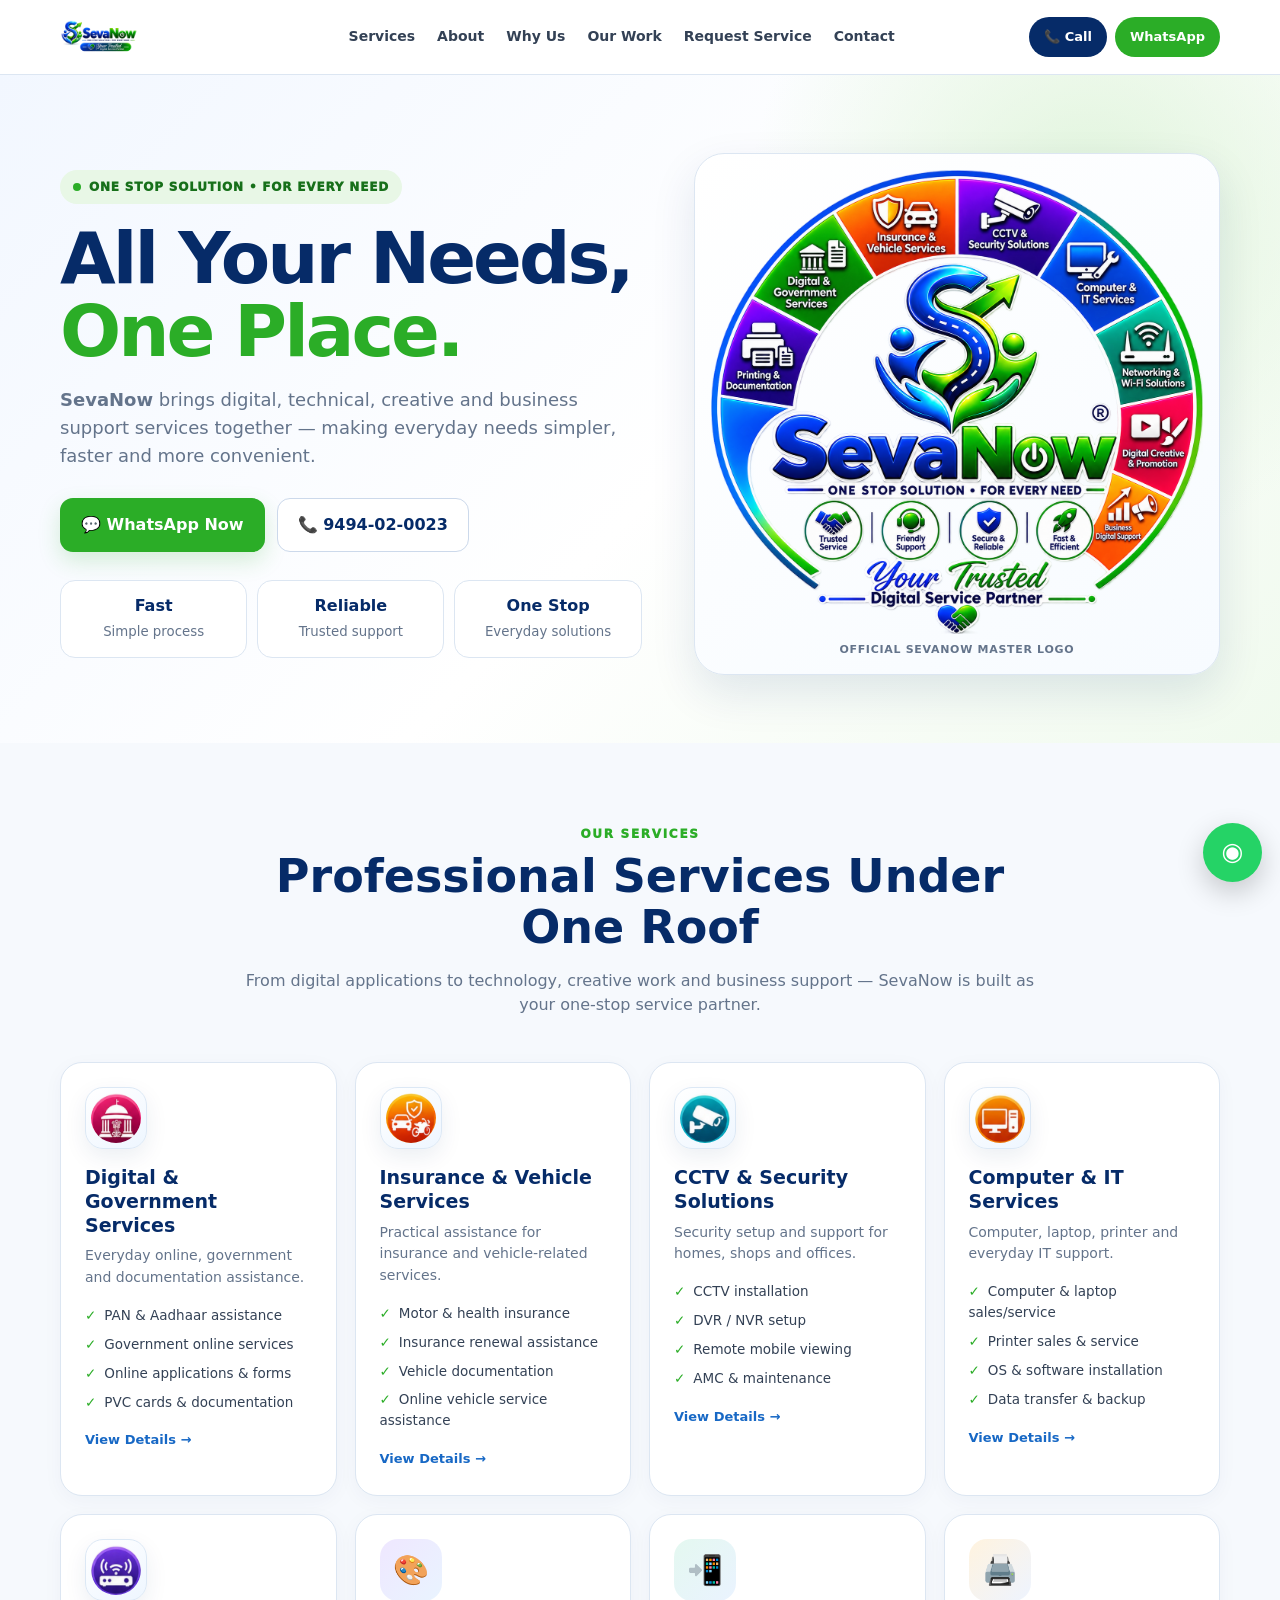
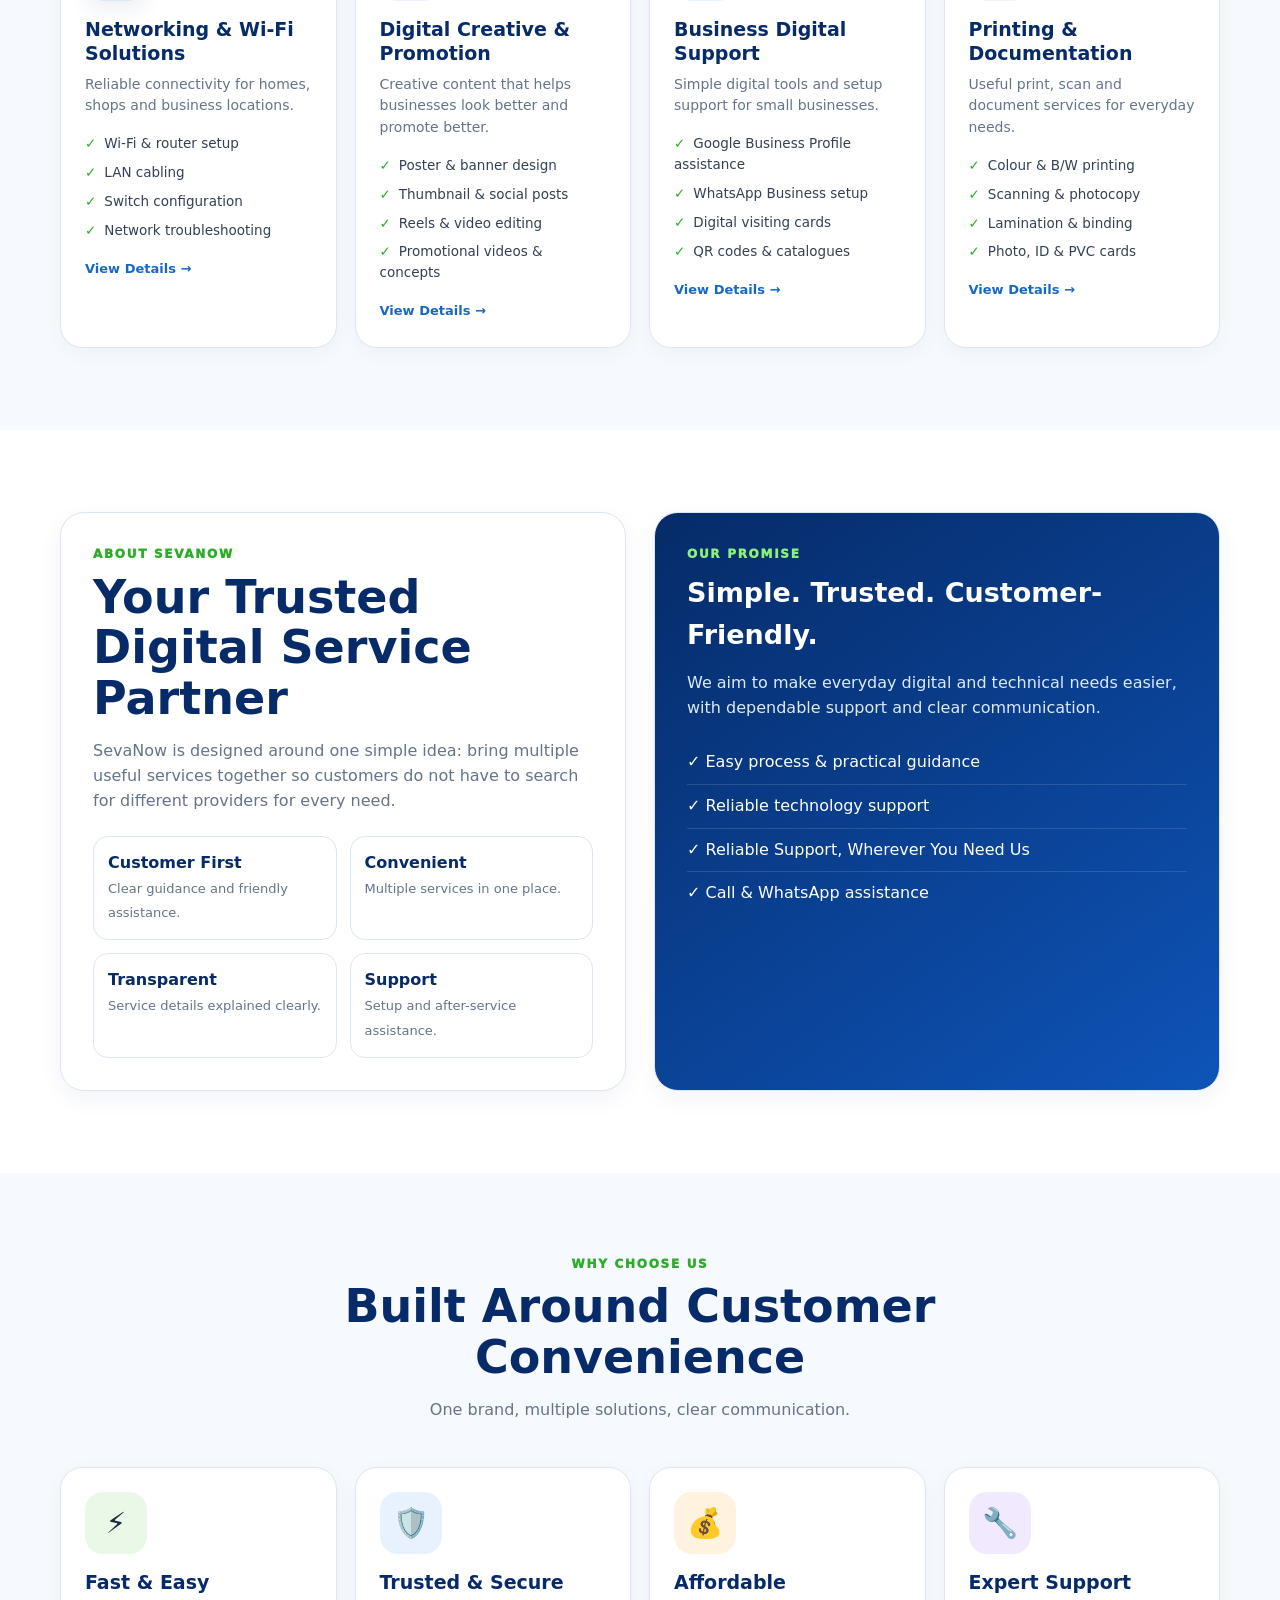
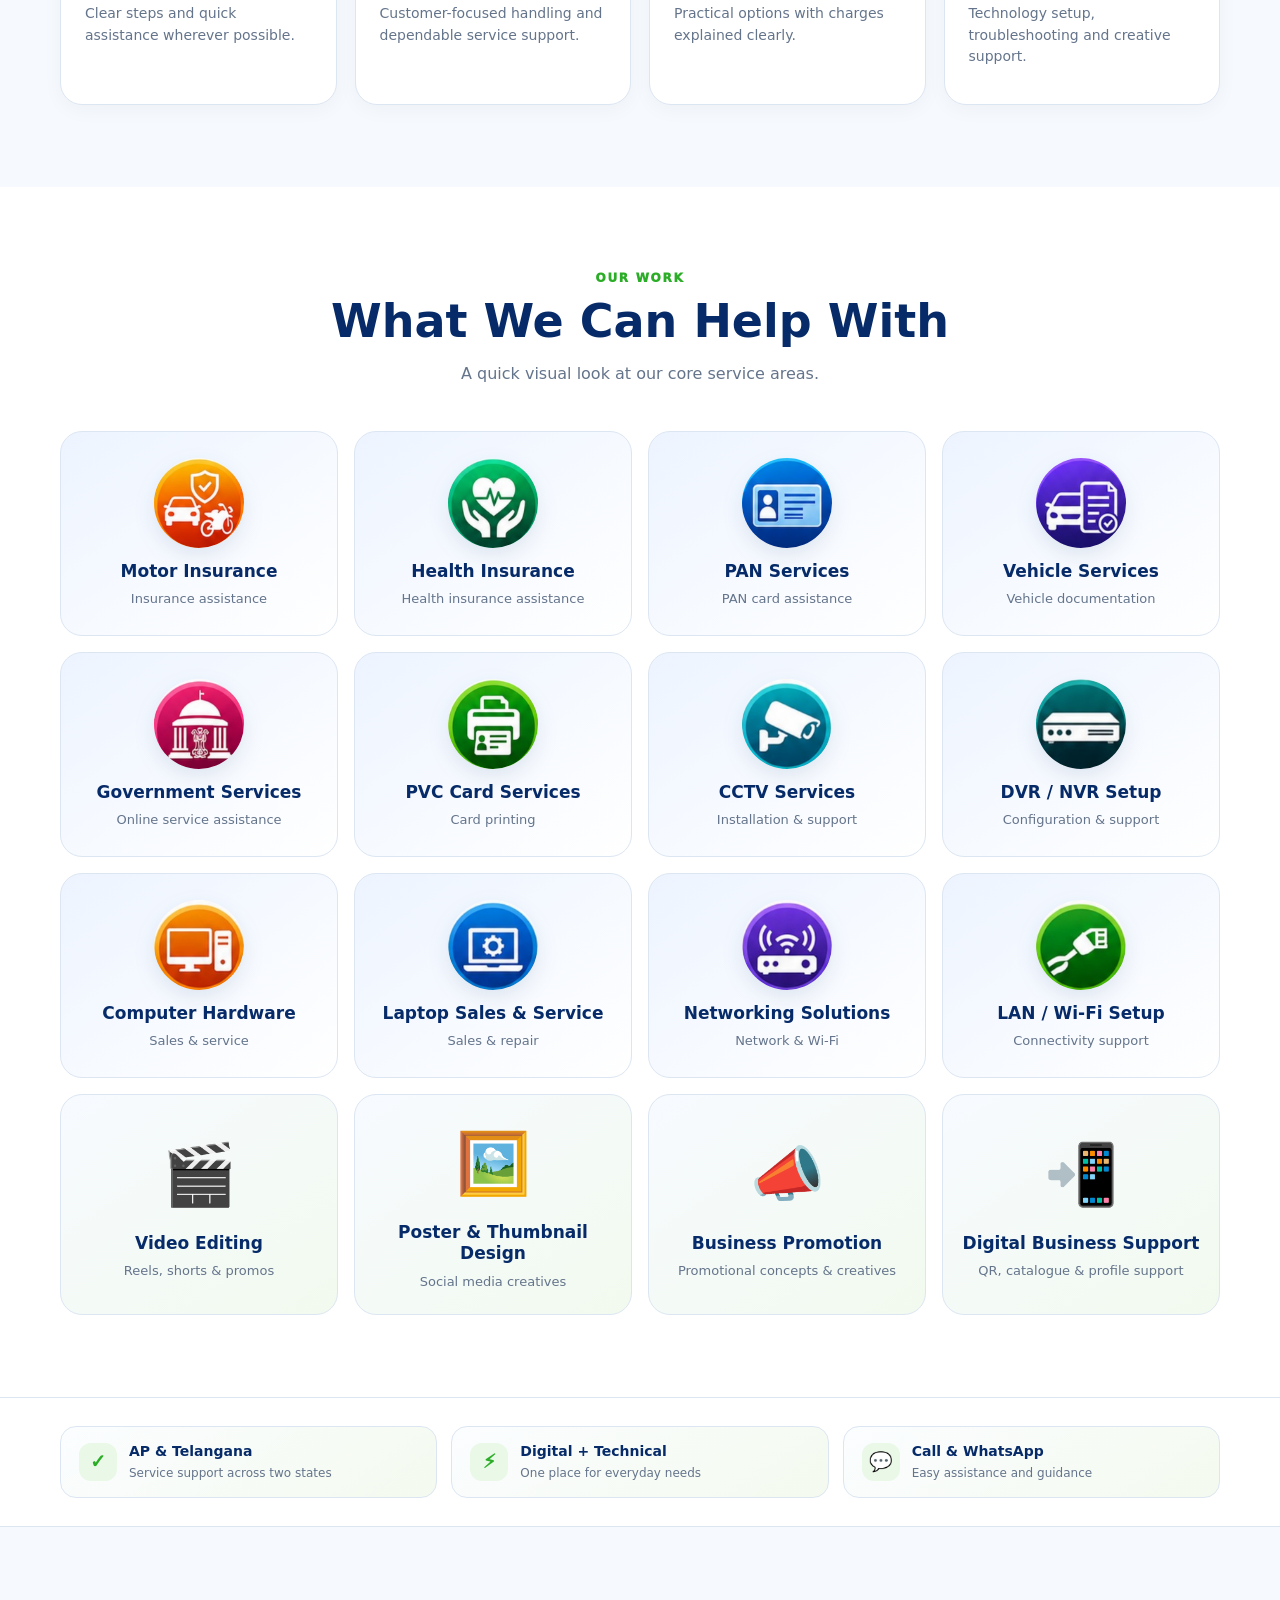
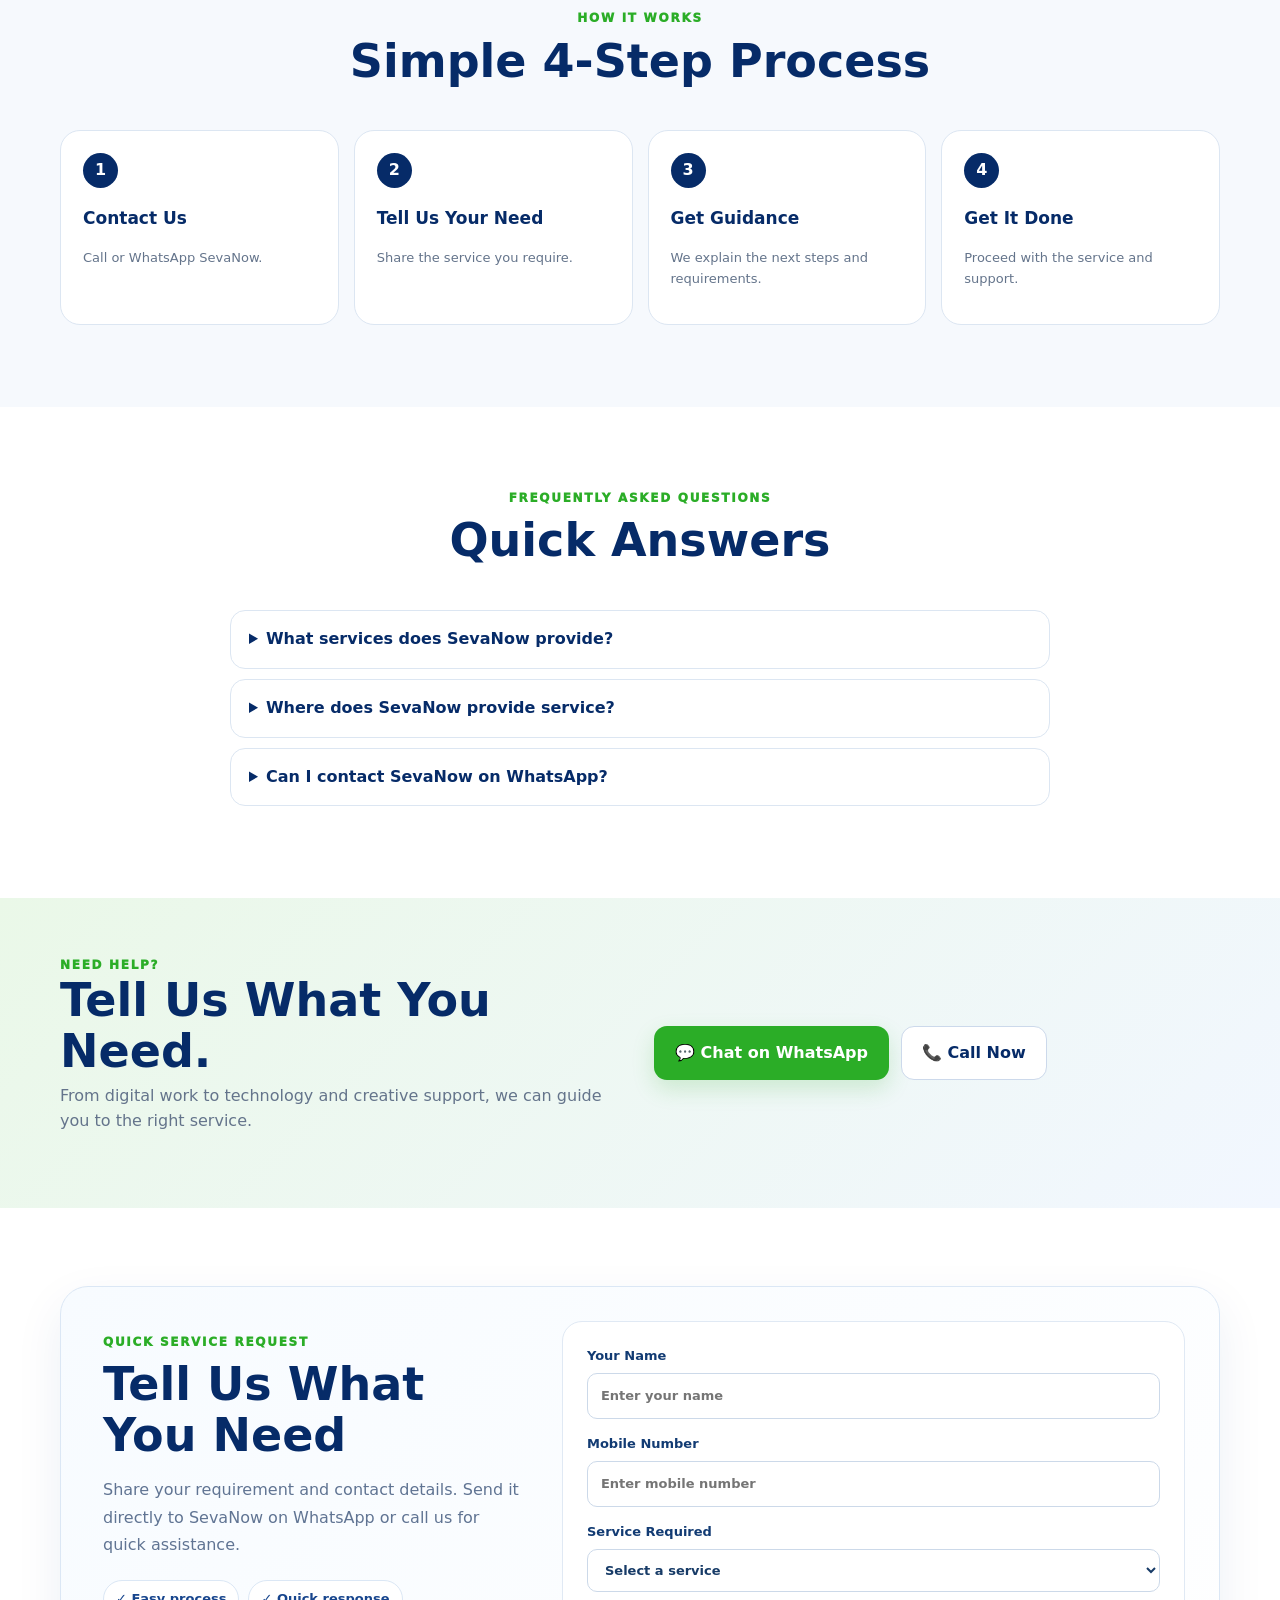
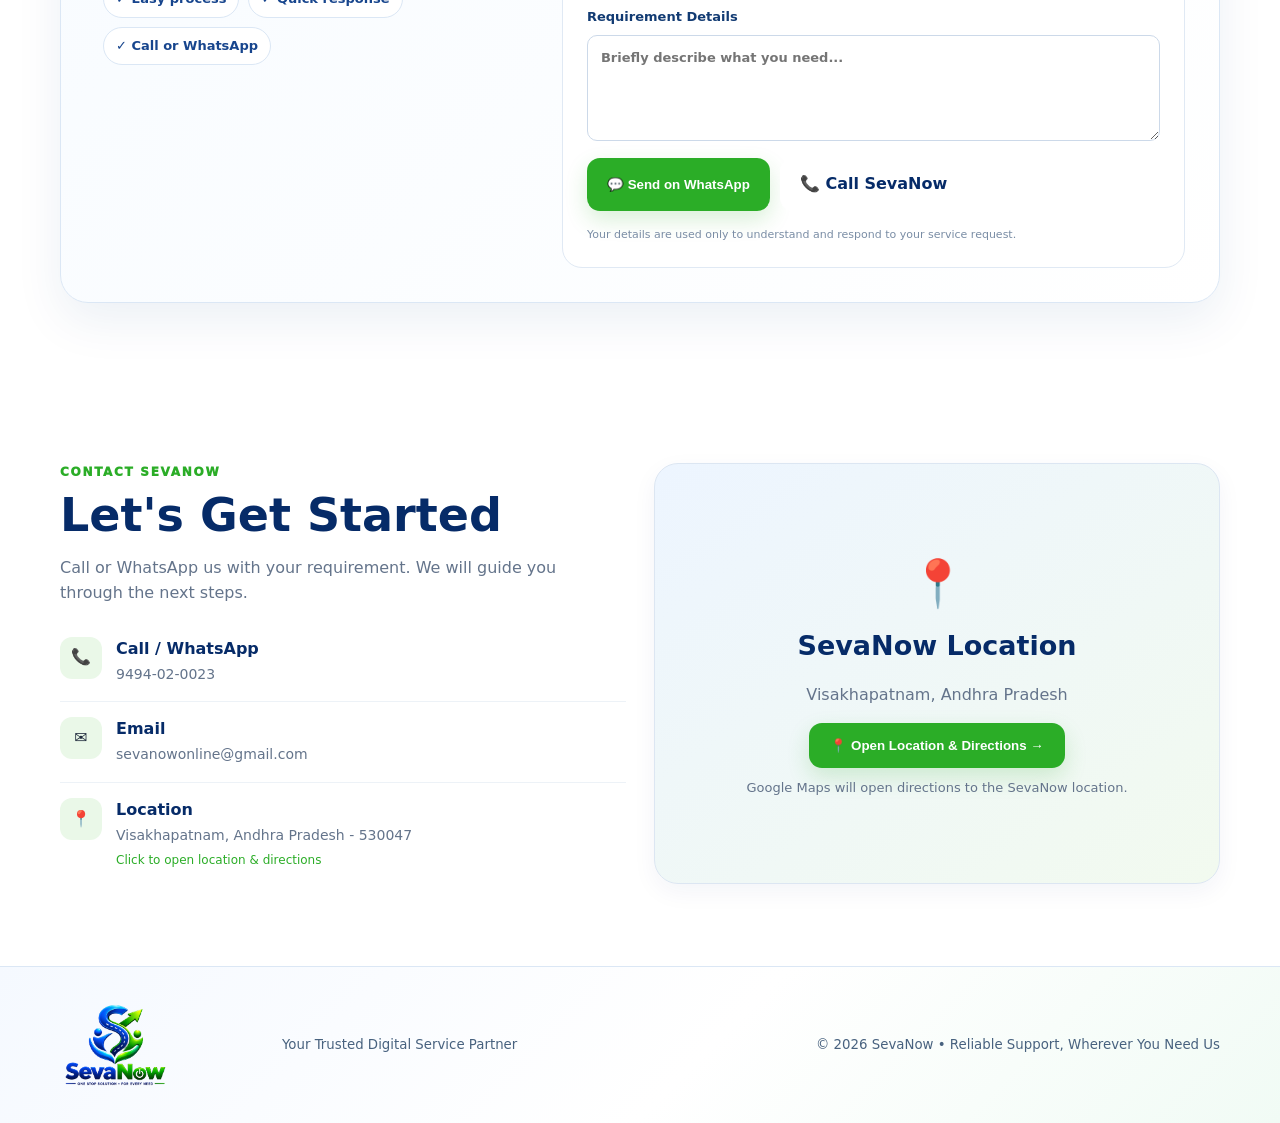
<file: index.html>
<!DOCTYPE html>

<html lang="en"><head><meta charset="utf-8"/><meta content="width=device-width,initial-scale=1" name="viewport"/><meta content="SevaNow – Your Trusted Digital Service Partner. Digital, government, technical, creative and business support services across Andhra Pradesh &amp; Telangana." name="description"/><title>SevaNow | Your Trusted Digital Service Partner</title><link href="assets/style.css" rel="stylesheet"/><meta content="SevaNow | Your Trusted Digital Service Partner" property="og:title"/><meta content="One Stop Solution • For Every Need — digital, technical, creative and business support." property="og:description"/><meta content="website" property="og:type"/><link href="assets/minimal-logo.png" rel="icon" type="image/png"/><style id="sevanow-final-polish">
/* SevaNow final polish */
footer{
  background:linear-gradient(135deg,#f5f9ff 0%,#ffffff 55%,#f1fbf5 100%) !important;
  color:#123b73 !important;
  border-top:1px solid #dbe7f5;
}
footer .footer-minimal-logo{display:block;width:210px;height:auto;max-height:88px;object-fit:contain;object-position:left center}
footer small{color:#48627f !important}
.service-request{padding:78px 0;background:#fff}
.request-wrap{display:grid;grid-template-columns:.82fr 1.18fr;gap:34px;align-items:start;background:linear-gradient(135deg,#f7fbff,#fff);border:1px solid #dbe7f5;border-radius:28px;padding:34px;box-shadow:0 18px 48px rgba(7,59,130,.08)}
.request-copy{padding:12px 8px}
.request-copy h2{margin:8px 0 12px}
.request-copy p{color:#607493;line-height:1.7;max-width:520px}
.request-points{display:flex;flex-wrap:wrap;gap:9px;margin-top:22px}
.request-points span{font-size:13px;font-weight:700;color:#17458d;background:#fff;border:1px solid #dbe7f5;border-radius:999px;padding:8px 12px}
.request-form{background:#fff;border:1px solid #e0e9f4;border-radius:20px;padding:24px;display:grid;gap:15px}
.request-form label{font-size:13px;font-weight:800;color:#123b73}
.request-form input,.request-form select,.request-form textarea{display:block;width:100%;box-sizing:border-box;margin-top:7px;border:1px solid #ccd9e9;border-radius:10px;padding:12px 13px;font:inherit;color:#173b67;background:#fff;outline:none}
.request-form input:focus,.request-form select:focus,.request-form textarea:focus{border-color:#0b7d53;box-shadow:0 0 0 3px rgba(11,125,83,.10)}
.request-actions{display:flex;flex-wrap:wrap;gap:10px;margin-top:2px}
.request-actions .btn{border:0;cursor:pointer;text-decoration:none}
.request-note{font-size:11px;color:#7a8da5;margin:0}
@media(max-width:900px){.request-wrap{grid-template-columns:1fr;padding:25px}}
@media(max-width:560px){
  .service-request{padding:55px 0}
  .request-wrap{border-radius:20px}
  .request-form{padding:18px}
  .request-actions{flex-direction:column}
  .request-actions .btn{width:100%;text-align:center;box-sizing:border-box}
  footer .footer-minimal-logo{width:175px;max-height:74px}
}
</style></head><body>
<header><div class="container nav"><a class="brand" href="index.html"><img alt="SevaNow Compact Logo" class="compact-brand-logo" src="assets/compact-logo.png"/></a><nav data-nav=""><a href="#services">Services</a><a href="#about">About</a><a href="#why">Why Us</a><a href="#work">Our Work</a><a href="#service-request">Request Service</a><a href="#contact">Contact</a></nav><div class="nav-actions"><a class="pill call" href="tel:+919494020023">📞 Call</a><a class="pill wa" href="https://wa.me/919494020023" target="_blank">WhatsApp</a><button class="menu" data-menu="">☰</button></div></div></header>
<main>
<section class="hero" id="home"><div class="container hero-grid"><div><div class="badge"><i></i> ONE STOP SOLUTION • FOR EVERY NEED</div><h1>All Your Needs,<br/><em>One Place.</em></h1><p><b>SevaNow</b> brings digital, technical, creative and business support services together — making everyday needs simpler, faster and more convenient.</p><div class="actions"><a class="btn primary" href="https://wa.me/919494020023?text=Hello%20SevaNow%2C%20I%20need%20your%20service." target="_blank">💬 WhatsApp Now</a><a class="btn secondary" href="tel:+919494020023">📞 9494-02-0023</a></div><div class="mini-stats"><div><strong>Fast</strong><small>Simple process</small></div><div><strong>Reliable</strong><small>Trusted support</small></div><div><strong>One Stop</strong><small>Everyday solutions</small></div></div></div><div class="hero-art"><img alt="SevaNow Master Logo" src="assets/master-logo.png"/><div class="hero-logo-caption">Official SevaNow Master Logo</div></div></div></section>
<section class="soft" id="services"><div class="container"><div class="head"><div class="kicker">Our Services</div><h2>Professional Services Under One Roof</h2><p>From digital applications to technology, creative work and business support — SevaNow is built as your one-stop service partner.</p></div><div class="cards service-cards">
<article class="card"><div class="icon image-icon"><img alt="Digital and Government Services" src="assets/icons-clean/government-services.png"/></div><h3>Digital &amp; Government Services</h3><p>Everyday online, government and documentation assistance.</p><ul class="list"><li>PAN &amp; Aadhaar assistance</li><li>Government online services</li><li>Online applications &amp; forms</li><li>PVC cards &amp; documentation</li></ul><a class="learn" href="digital-services.html">View Details →</a></article>
<article class="card"><div class="icon image-icon"><img alt="Insurance and Vehicle Services" src="assets/icons-clean/motor-insurance.png"/></div><h3>Insurance &amp; Vehicle Services</h3><p>Practical assistance for insurance and vehicle-related services.</p><ul class="list"><li>Motor &amp; health insurance</li><li>Insurance renewal assistance</li><li>Vehicle documentation</li><li>Online vehicle service assistance</li></ul><a class="learn" href="insurance-vehicle.html">View Details →</a></article>
<article class="card"><div class="icon image-icon"><img alt="CCTV and Security Solutions" src="assets/icons-clean/cctv-services.png"/></div><h3>CCTV &amp; Security Solutions</h3><p>Security setup and support for homes, shops and offices.</p><ul class="list"><li>CCTV installation</li><li>DVR / NVR setup</li><li>Remote mobile viewing</li><li>AMC &amp; maintenance</li></ul><a class="learn" href="cctv-security.html">View Details →</a></article>
<article class="card"><div class="icon image-icon"><img alt="Computer and IT Services" src="assets/icons-clean/computer-hardware.png"/></div><h3>Computer &amp; IT Services</h3><p>Computer, laptop, printer and everyday IT support.</p><ul class="list"><li>Computer &amp; laptop sales/service</li><li>Printer sales &amp; service</li><li>OS &amp; software installation</li><li>Data transfer &amp; backup</li></ul><a class="learn" href="computer-hardware.html">View Details →</a></article>
<article class="card"><div class="icon image-icon"><img alt="Networking and Wi-Fi Solutions" src="assets/icons-clean/networking-solutions.png"/></div><h3>Networking &amp; Wi-Fi Solutions</h3><p>Reliable connectivity for homes, shops and business locations.</p><ul class="list"><li>Wi-Fi &amp; router setup</li><li>LAN cabling</li><li>Switch configuration</li><li>Network troubleshooting</li></ul><a class="learn" href="networking-wifi.html">View Details →</a></article>
<article class="card"><div class="icon creative">🎨</div><h3>Digital Creative &amp; Promotion</h3><p>Creative content that helps businesses look better and promote better.</p><ul class="list"><li>Poster &amp; banner design</li><li>Thumbnail &amp; social posts</li><li>Reels &amp; video editing</li><li>Promotional videos &amp; concepts</li></ul><a class="learn" href="digital-creative.html">View Details →</a></article>
<article class="card"><div class="icon business">📲</div><h3>Business Digital Support</h3><p>Simple digital tools and setup support for small businesses.</p><ul class="list"><li>Google Business Profile assistance</li><li>WhatsApp Business setup</li><li>Digital visiting cards</li><li>QR codes &amp; catalogues</li></ul><a class="learn" href="business-digital-support.html">View Details →</a></article>
<article class="card"><div class="icon printing">🖨️</div><h3>Printing &amp; Documentation</h3><p>Useful print, scan and document services for everyday needs.</p><ul class="list"><li>Colour &amp; B/W printing</li><li>Scanning &amp; photocopy</li><li>Lamination &amp; binding</li><li>Photo, ID &amp; PVC cards</li></ul><a class="learn" href="printing-documentation.html">View Details →</a></article>
</div></div></section>
<section id="about"><div class="container about-grid"><div class="panel"><div class="kicker">About SevaNow</div><h2>Your Trusted Digital Service Partner</h2><p>SevaNow is designed around one simple idea: bring multiple useful services together so customers do not have to search for different providers for every need.</p><div class="values"><div class="value"><b>Customer First</b><span>Clear guidance and friendly assistance.</span></div><div class="value"><b>Convenient</b><span>Multiple services in one place.</span></div><div class="value"><b>Transparent</b><span>Service details explained clearly.</span></div><div class="value"><b>Support</b><span>Setup and after-service assistance.</span></div></div></div><div class="panel feature"><div class="kicker light">Our Promise</div><h3>Simple. Trusted. Customer-Friendly.</h3><p>We aim to make everyday digital and technical needs easier, with dependable support and clear communication.</p><ul><li>✓ Easy process &amp; practical guidance</li><li>✓ Reliable technology support</li><li>✓ Reliable Support, Wherever You Need Us</li><li>✓ Call &amp; WhatsApp assistance</li></ul></div></div></section>
<section class="soft" id="why"><div class="container"><div class="head"><div class="kicker">Why Choose Us</div><h2>Built Around Customer Convenience</h2><p>One brand, multiple solutions, clear communication.</p></div><div class="cards"><article class="card"><div class="icon green">⚡</div><h3>Fast &amp; Easy</h3><p>Clear steps and quick assistance wherever possible.</p></article><article class="card"><div class="icon blue">🛡️</div><h3>Trusted &amp; Secure</h3><p>Customer-focused handling and dependable service support.</p></article><article class="card"><div class="icon orange">💰</div><h3>Affordable</h3><p>Practical options with charges explained clearly.</p></article><article class="card"><div class="icon purple">🔧</div><h3>Expert Support</h3><p>Technology setup, troubleshooting and creative support.</p></article></div></div></section>
<section id="work"><div class="container"><div class="head"><div class="kicker">Our Work</div><h2>What We Can Help With</h2><p>A quick visual look at our core service areas.</p></div><div class="gallery">
<div class="gallery-card"><img alt="Motor Insurance" src="assets/icons-clean/motor-insurance.png"/><b>Motor Insurance</b><span>Insurance assistance</span></div><div class="gallery-card"><img alt="Health Insurance" src="assets/icons-clean/health-insurance.png"/><b>Health Insurance</b><span>Health insurance assistance</span></div><div class="gallery-card"><img alt="PAN Services" src="assets/icons-clean/pan-services.png"/><b>PAN Services</b><span>PAN card assistance</span></div><div class="gallery-card"><img alt="Vehicle Services" src="assets/icons-clean/vehicle-services.png"/><b>Vehicle Services</b><span>Vehicle documentation</span></div><div class="gallery-card"><img alt="Government Services" src="assets/icons-clean/government-services.png"/><b>Government Services</b><span>Online service assistance</span></div><div class="gallery-card"><img alt="PVC Card Services" src="assets/icons-clean/pvc-card-services.png"/><b>PVC Card Services</b><span>Card printing</span></div><div class="gallery-card"><img alt="CCTV Services" src="assets/icons-clean/cctv-services.png"/><b>CCTV Services</b><span>Installation &amp; support</span></div><div class="gallery-card"><img alt="DVR NVR Setup" src="assets/icons-clean/dvr-nvr-setup.png"/><b>DVR / NVR Setup</b><span>Configuration &amp; support</span></div><div class="gallery-card"><img alt="Computer Hardware" src="assets/icons-clean/computer-hardware.png"/><b>Computer Hardware</b><span>Sales &amp; service</span></div><div class="gallery-card"><img alt="Laptop Sales Service" src="assets/icons-clean/laptop-sales-service.png"/><b>Laptop Sales &amp; Service</b><span>Sales &amp; repair</span></div><div class="gallery-card"><img alt="Networking Solutions" src="assets/icons-clean/networking-solutions.png"/><b>Networking Solutions</b><span>Network &amp; Wi-Fi</span></div><div class="gallery-card"><img alt="LAN Wi-Fi Setup" src="assets/icons-clean/lan-wifi.png"/><b>LAN / Wi-Fi Setup</b><span>Connectivity support</span></div><div class="gallery-card text-art"><div class="art-emoji">🎬</div><b>Video Editing</b><span>Reels, shorts &amp; promos</span></div><div class="gallery-card text-art"><div class="art-emoji">🖼️</div><b>Poster &amp; Thumbnail Design</b><span>Social media creatives</span></div><div class="gallery-card text-art"><div class="art-emoji">📣</div><b>Business Promotion</b><span>Promotional concepts &amp; creatives</span></div><div class="gallery-card text-art"><div class="art-emoji">📲</div><b>Digital Business Support</b><span>QR, catalogue &amp; profile support</span></div></div></div></section>
<section class="coverage-strip" id="service-coverage"><div class="container coverage-inner"><div class="coverage-item"><div class="coverage-icon">✓</div><div><b>AP &amp; Telangana</b><span>Service support across two states</span></div></div><div class="coverage-item"><div class="coverage-icon">⚡</div><div><b>Digital + Technical</b><span>One place for everyday needs</span></div></div><div class="coverage-item"><div class="coverage-icon">💬</div><div><b>Call &amp; WhatsApp</b><span>Easy assistance and guidance</span></div></div></div></section><section class="soft"><div class="container"><div class="head"><div class="kicker">How It Works</div><h2>Simple 4-Step Process</h2></div><div class="process"><div class="step"><div class="num">1</div><h3>Contact Us</h3><p>Call or WhatsApp SevaNow.</p></div><div class="step"><div class="num">2</div><h3>Tell Us Your Need</h3><p>Share the service you require.</p></div><div class="step"><div class="num">3</div><h3>Get Guidance</h3><p>We explain the next steps and requirements.</p></div><div class="step"><div class="num">4</div><h3>Get It Done</h3><p>Proceed with the service and support.</p></div></div></div></section>
<section><div class="container"><div class="head"><div class="kicker">Frequently Asked Questions</div><h2>Quick Answers</h2></div><div class="faq"><details><summary>What services does SevaNow provide?</summary><p>Digital &amp; government services, insurance &amp; vehicle services, CCTV, computer &amp; IT, networking, digital creative &amp; promotion, business digital support, and printing &amp; documentation.</p></details><details><summary>Where does SevaNow provide service?</summary><p>SevaNow is based in Visakhapatnam and offers service support across Andhra Pradesh &amp; Telangana, depending on the type of service.</p></details><details><summary>Can I contact SevaNow on WhatsApp?</summary><p>Yes. Use the WhatsApp button to share your requirement and get guidance.</p></details></div></div></section>
<section class="cta"><div class="container cta-grid"><div><div class="kicker">Need Help?</div><h2>Tell Us What You Need.</h2><p>From digital work to technology and creative support, we can guide you to the right service.</p></div><div class="actions"><a class="btn primary" href="https://wa.me/919494020023?text=Hello%20SevaNow%2C%20I%20need%20your%20service." target="_blank">💬 Chat on WhatsApp</a><a class="btn secondary" href="tel:+919494020023">📞 Call Now</a></div></div></section>

<section class="service-request" id="service-request">
<div class="container">
<div class="request-wrap">
<div class="request-copy">
<div class="kicker">QUICK SERVICE REQUEST</div>
<h2>Tell Us What You Need</h2>
<p>Share your requirement and contact details. Send it directly to SevaNow on WhatsApp or call us for quick assistance.</p>
<div class="request-points">
<span>✓ Easy process</span>
<span>✓ Quick response</span>
<span>✓ Call or WhatsApp</span>
</div>
</div>
<form class="request-form" id="serviceRequestForm">
<label>Your Name
          <input autocomplete="name" id="reqName" placeholder="Enter your name" required="" type="text"/>
</label>
<label>Mobile Number
          <input autocomplete="tel" id="reqPhone" placeholder="Enter mobile number" required="" type="tel"/>
</label>
<label>Service Required
          <select id="reqService" required="">
<option value="">Select a service</option>
<option>Digital &amp; Government Services</option>
<option>Insurance &amp; Vehicle Services</option>
<option>CCTV &amp; Security Solutions</option>
<option>Computer &amp; IT Services</option>
<option>Networking &amp; Wi-Fi Solutions</option>
<option>Printing &amp; Documentation</option>
<option>Digital Creative &amp; Promotion</option>
<option>Business Digital Support</option>
<option>Other / Need Guidance</option>
</select>
</label>
<label>Requirement Details
          <textarea id="reqDetails" placeholder="Briefly describe what you need..." required="" rows="4"></textarea>
</label>
<div class="request-actions">
<button class="btn primary" id="sendRequestWhatsApp" type="button">💬 Send on WhatsApp</button>
<a class="btn secondary" href="tel:+919494020023">📞 Call SevaNow</a>
</div>
<p class="request-note">Your details are used only to understand and respond to your service request.</p>
</form>
</div>
</div>
</section>
<section id="contact"><div class="container contact-grid"><div><div class="kicker">Contact SevaNow</div><h2>Let's Get Started</h2><p class="contact-intro">Call or WhatsApp us with your requirement. We will guide you through the next steps.</p><div class="contact-row"><div class="contact-icon">📞</div><div><strong>Call / WhatsApp</strong><span>9494-02-0023</span></div></div><div class="contact-row"><div class="contact-icon">✉️</div><div><strong>Email</strong><span>sevanowonline@gmail.com</span></div></div><div )="" class="contact-row location-click" enter"||event.key=" " onclick="openSevaNowDirections()" onkeydown="if(event.key===" opensevanowdirections()"="" role="button" tabindex="0"><div class="contact-icon">📍</div><div><strong>Location</strong><span>Visakhapatnam, Andhra Pradesh - 530047</span><small class="location-hint">Click to open location &amp; directions</small></div></div></div><div class="panel mapbox"><div><div class="map-pin">📍</div><h3>SevaNow Location</h3><p>Visakhapatnam, Andhra Pradesh</p><button class="btn primary" onclick="openSevaNowDirections()" type="button">📍 Open Location &amp; Directions →</button><p class="map-note">Google Maps will open directions to the SevaNow location.</p></div></div></div></section>
</main><footer><div class="container footer-grid"><div><img alt="SevaNow Minimal Logo" class="footer-minimal-logo" src="assets/minimal-logo.png"/><small>Your Trusted Digital Service Partner</small></div><small>© <span id="year"></span> SevaNow • Reliable Support, Wherever You Need Us</small></div></footer><a aria-label="WhatsApp" class="float-wa" href="https://wa.me/919494020023" target="_blank">◉</a><script src="assets/script.js"></script><script>
(function(){
  const btn = document.getElementById('sendRequestWhatsApp');
  if(!btn) return;
  btn.addEventListener('click', function(){
    const name = document.getElementById('reqName').value.trim();
    const phone = document.getElementById('reqPhone').value.trim();
    const service = document.getElementById('reqService').value.trim();
    const details = document.getElementById('reqDetails').value.trim();
    if(!name || !phone || !service || !details){
      alert('Please fill in all service request details.');
      return;
    }
    const message =
      "Hello SevaNow,\n\n" +
      "I would like to request a service.\n\n" +
      "Name: " + name + "\n" +
      "Mobile: " + phone + "\n" +
      "Service Required: " + service + "\n" +
      "Requirement Details: " + details + "\n\n" +
      "Please contact me regarding this requirement.";
    window.open("https://wa.me/919494020023?text=" + encodeURIComponent(message), "_blank");
  });
})();
</script></body></html>
</file>
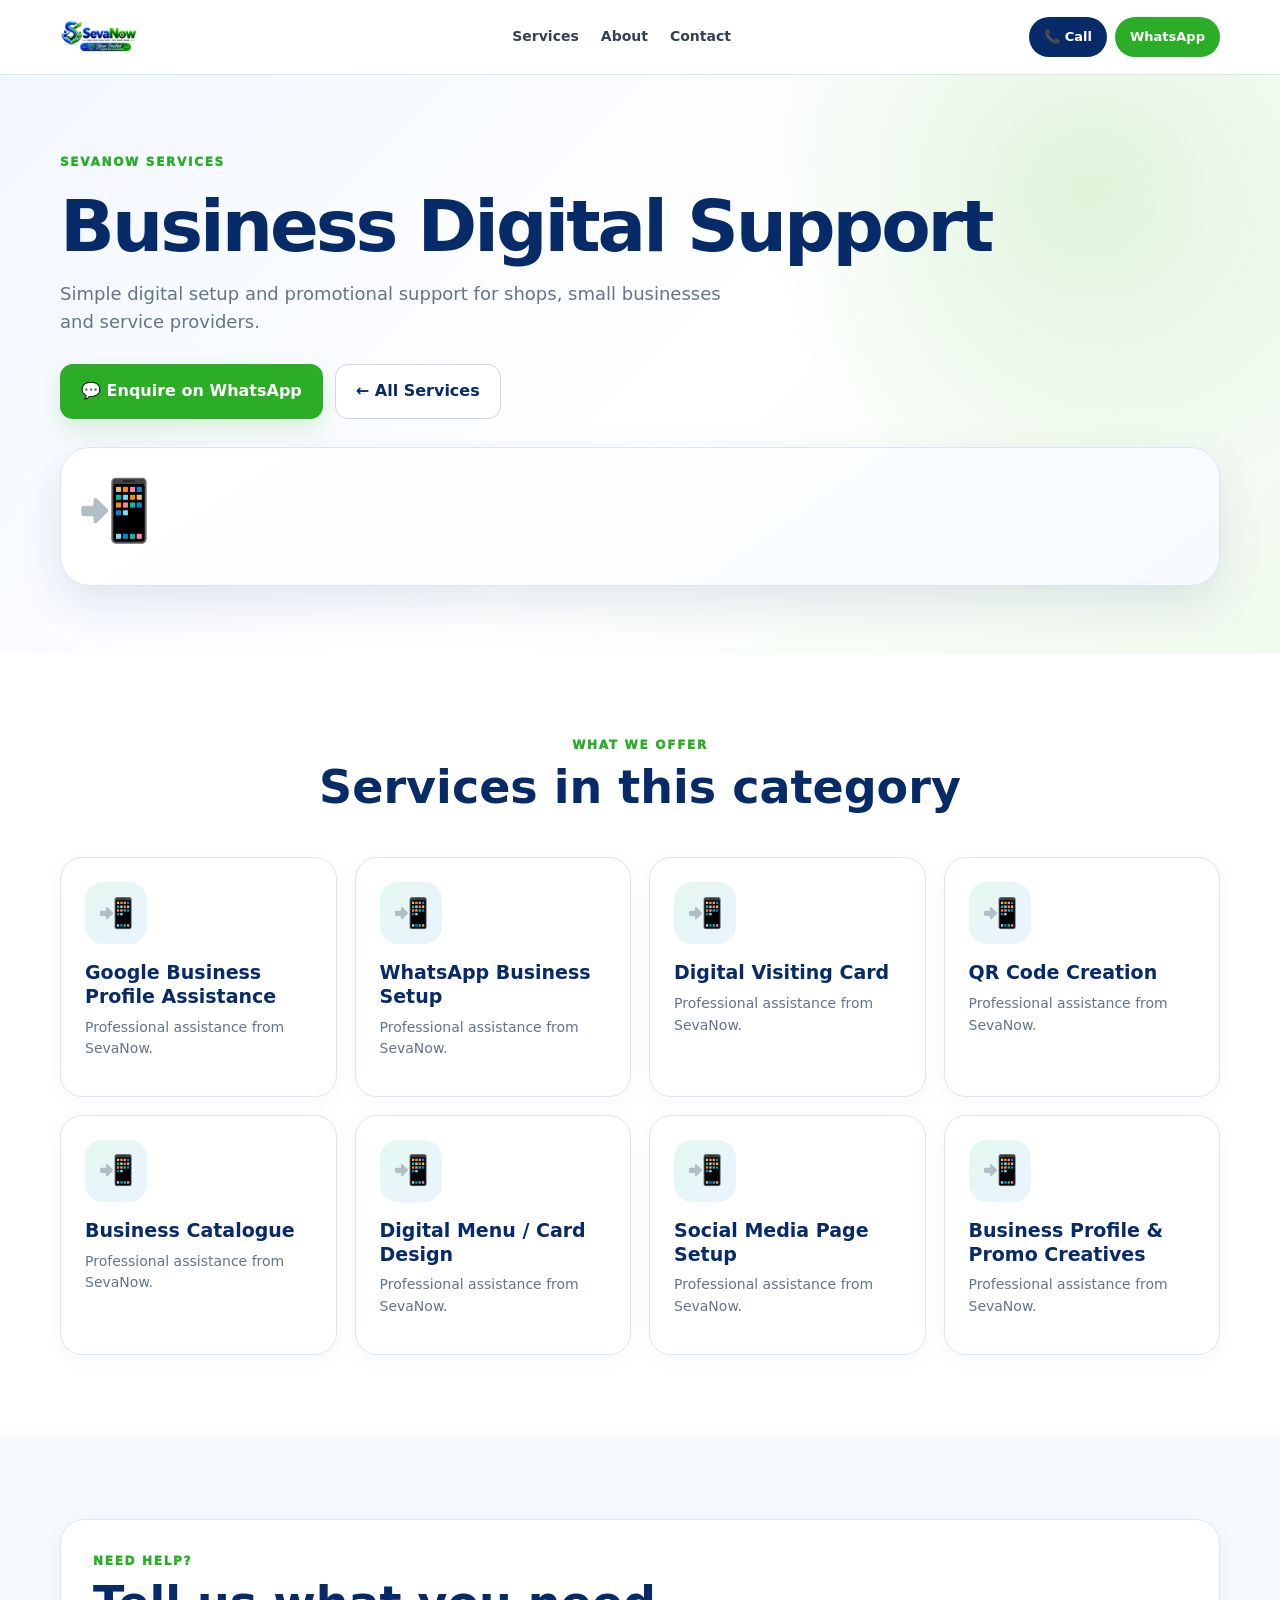
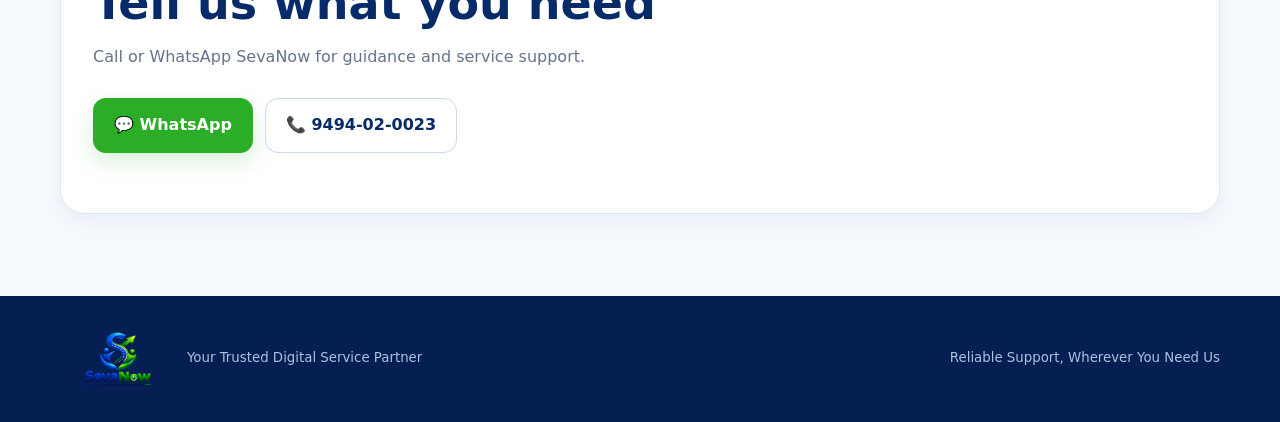
<file: business-digital-support.html>
<!DOCTYPE html>
<html lang="en"><head><meta charset="utf-8"/><meta content="width=device-width,initial-scale=1" name="viewport"/><title>SevaNow Service</title><link href="assets/style.css" rel="stylesheet"/><link href="assets/minimal-logo.png" rel="icon" type="image/png"/></head><body><header><div class="container nav"><a class="brand" href="index.html"><img alt="SevaNow Compact Logo" class="compact-brand-logo" src="assets/compact-logo.png"/></a><nav><a href="index.html#services">Services</a><a href="index.html#about">About</a><a href="index.html#contact">Contact</a></nav><div class="nav-actions"><a class="pill call" href="tel:+919494020023">📞 Call</a><a class="pill wa" href="https://wa.me/919494020023" target="_blank">WhatsApp</a></div></div></header><main><section class="hero"><div class="container service-hero-grid"><div><div class="kicker">SevaNow Services</div><h1>Business Digital Support</h1><p>Simple digital setup and promotional support for shops, small businesses and service providers.</p><div class="actions"><a class="btn primary" href="https://wa.me/919494020023?text=Hello%20SevaNow%2C%20I%20need%20help%20with%20Business%20Digital%20Support" target="_blank">💬 Enquire on WhatsApp</a><a class="btn secondary" href="index.html#services">← All Services</a></div></div><div class="hero-art service-icon-large"><div class="art-emoji">📲</div></div></div></section><section><div class="container"><div class="head"><div class="kicker">What We Offer</div><h2>Services in this category</h2></div><div class="cards service-cards"><article class="card"><div class="icon business">📲</div><h3>Google Business Profile Assistance</h3><p>Professional assistance from SevaNow.</p></article><article class="card"><div class="icon business">📲</div><h3>WhatsApp Business Setup</h3><p>Professional assistance from SevaNow.</p></article><article class="card"><div class="icon business">📲</div><h3>Digital Visiting Card</h3><p>Professional assistance from SevaNow.</p></article><article class="card"><div class="icon business">📲</div><h3>QR Code Creation</h3><p>Professional assistance from SevaNow.</p></article><article class="card"><div class="icon business">📲</div><h3>Business Catalogue</h3><p>Professional assistance from SevaNow.</p></article><article class="card"><div class="icon business">📲</div><h3>Digital Menu / Card Design</h3><p>Professional assistance from SevaNow.</p></article><article class="card"><div class="icon business">📲</div><h3>Social Media Page Setup</h3><p>Professional assistance from SevaNow.</p></article><article class="card"><div class="icon business">📲</div><h3>Business Profile &amp; Promo Creatives</h3><p>Professional assistance from SevaNow.</p></article></div></div></section><section class="soft"><div class="container"><div class="panel"><div class="kicker">Need Help?</div><h2>Tell us what you need</h2><p>Call or WhatsApp SevaNow for guidance and service support.</p><div class="actions"><a class="btn primary" href="https://wa.me/919494020023" target="_blank">💬 WhatsApp</a><a class="btn secondary" href="tel:+919494020023">📞 9494-02-0023</a></div></div></div></section></main><footer><div class="container footer-grid"><div><img alt="SevaNow Minimal Logo" class="footer-minimal-logo" src="assets/minimal-logo.png"/><small>Your Trusted Digital Service Partner</small></div><small>Reliable Support, Wherever You Need Us</small></div></footer></body></html>
</file>
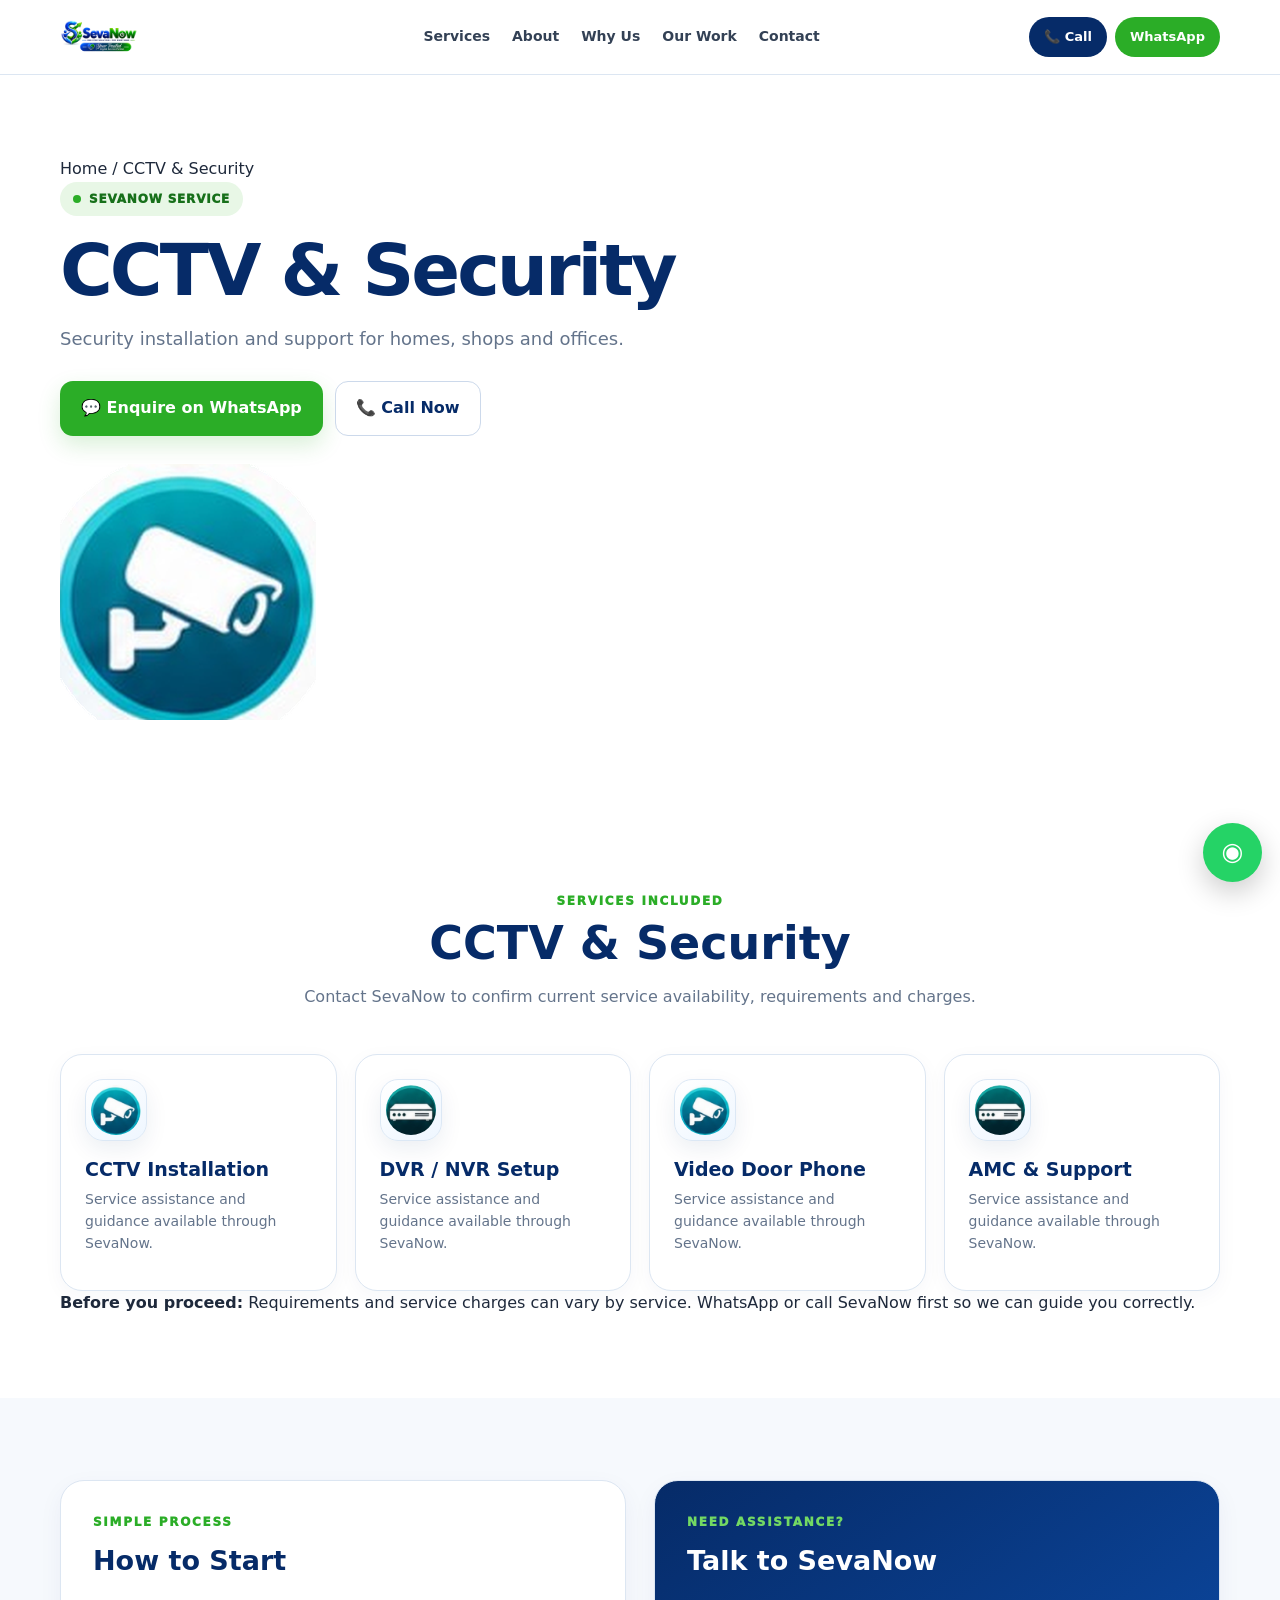
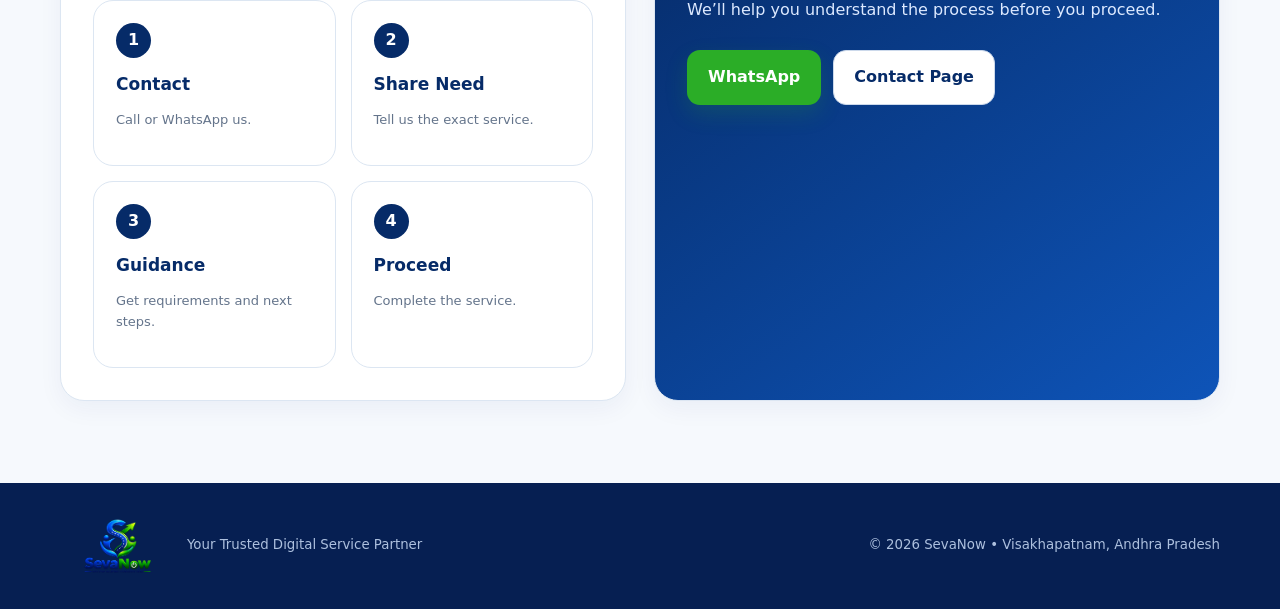
<file: cctv-security.html>
<!DOCTYPE html>

<html lang="en"><head><meta charset="utf-8"/><meta content="width=device-width,initial-scale=1" name="viewport"/>
<meta content="SevaNow CCTV &amp; Security in Visakhapatnam. Security installation and support for homes, shops and offices." name="description"/><title>CCTV &amp; Security | SevaNow</title><link href="assets/style.css" rel="stylesheet"/><link href="assets/minimal-logo.png" rel="icon" type="image/png"/></head><body>
<header><div class="container nav">
<a class="brand" href="index.html"><img alt="SevaNow Compact Logo" class="compact-brand-logo" src="assets/compact-logo.png"/></a>
<nav data-nav="">
<a href="index.html#services">Services</a><a href="index.html#about">About</a><a href="index.html#why">Why Us</a><a href="index.html#gallery">Our Work</a><a href="index.html#contact">Contact</a>
</nav>
<div class="nav-actions"><a class="pill call" href="tel:+919494020023">📞 Call</a><a class="pill wa" href="https://wa.me/919494020023" target="_blank">WhatsApp</a><button class="menu" data-menu="">☰</button></div>
</div></header>
<main>
<section class="service-hero"><div class="container service-hero-grid"><div><div class="breadcrumb"><a href="index.html">Home</a> / CCTV &amp; Security</div>
<div class="badge"><i></i> SEVANOW SERVICE</div><h1>CCTV &amp; Security</h1><p style="font-size:18px;color:var(--muted)">Security installation and support for homes, shops and offices.</p>
<div class="actions"><a class="btn primary" href="https://wa.me/919494020023?text=Hello%20SevaNow%2C%20I%20need%20CCTV &amp; Security%20service." target="_blank">💬 Enquire on WhatsApp</a><a class="btn secondary" href="tel:+919494020023">📞 Call Now</a></div></div>
<div class="service-icon-large"><img alt="CCTV &amp; Security icon" src="assets/icons-clean/cctv-services.png"/></div></div></section>
<section><div class="container"><div class="head"><div class="kicker">Services Included</div><h2>CCTV &amp; Security</h2><p>Contact SevaNow to confirm current service availability, requirements and charges.</p></div>
<div class="cards" style="grid-template-columns:repeat(auto-fit,minmax(220px,1fr))">
<article class="card"><div class="icon image-icon"><img alt="CCTV Installation icon" src="assets/icons-clean/cctv-services.png"/></div><h3>CCTV Installation</h3><p>Service assistance and guidance available through SevaNow.</p></article><article class="card"><div class="icon image-icon"><img alt="DVR / NVR Setup icon" src="assets/icons-clean/dvr-nvr-setup.png"/></div><h3>DVR / NVR Setup</h3><p>Service assistance and guidance available through SevaNow.</p></article><article class="card"><div class="icon image-icon"><img alt="Video Door Phone icon" src="assets/icons-clean/cctv-services.png"/></div><h3>Video Door Phone</h3><p>Service assistance and guidance available through SevaNow.</p></article><article class="card"><div class="icon image-icon"><img alt="AMC &amp; Support icon" src="assets/icons-clean/dvr-nvr-setup.png"/></div><h3>AMC &amp; Support</h3><p>Service assistance and guidance available through SevaNow.</p></article>
</div>
<div class="notice"><b>Before you proceed:</b> Requirements and service charges can vary by service. WhatsApp or call SevaNow first so we can guide you correctly.</div>
</div></section>
<section class="soft"><div class="container"><div class="about-grid"><div class="panel"><div class="kicker">Simple Process</div><h3>How to Start</h3><div class="process" style="grid-template-columns:1fr 1fr;margin-top:18px"><div class="step"><div class="num">1</div><h3>Contact</h3><p>Call or WhatsApp us.</p></div><div class="step"><div class="num">2</div><h3>Share Need</h3><p>Tell us the exact service.</p></div><div class="step"><div class="num">3</div><h3>Guidance</h3><p>Get requirements and next steps.</p></div><div class="step"><div class="num">4</div><h3>Proceed</h3><p>Complete the service.</p></div></div></div>
<div class="panel feature"><div class="kicker" style="color:#73d963">Need Assistance?</div><h3>Talk to SevaNow</h3><p>We’ll help you understand the process before you proceed.</p><div class="actions"><a class="btn primary" href="https://wa.me/919494020023?text=Hello%20SevaNow%2C%20I%20need%20help%20with%20CCTV &amp; Security." target="_blank">WhatsApp</a><a class="btn secondary" href="index.html#contact">Contact Page</a></div></div></div></div></section>
</main>
<footer><div class="container footer-grid">
<div><img alt="SevaNow Minimal Logo" class="footer-minimal-logo" src="assets/minimal-logo.png"/><small>Your Trusted Digital Service Partner</small></div>
<small>© <span id="year"></span> SevaNow • Visakhapatnam, Andhra Pradesh</small>
</div></footer>
<script>document.getElementById("year").textContent=new Date().getFullYear();</script>
<a class="float-wa" href="https://wa.me/919494020023" target="_blank">◉</a><script src="assets/script.js"></script></body></html>
</file>
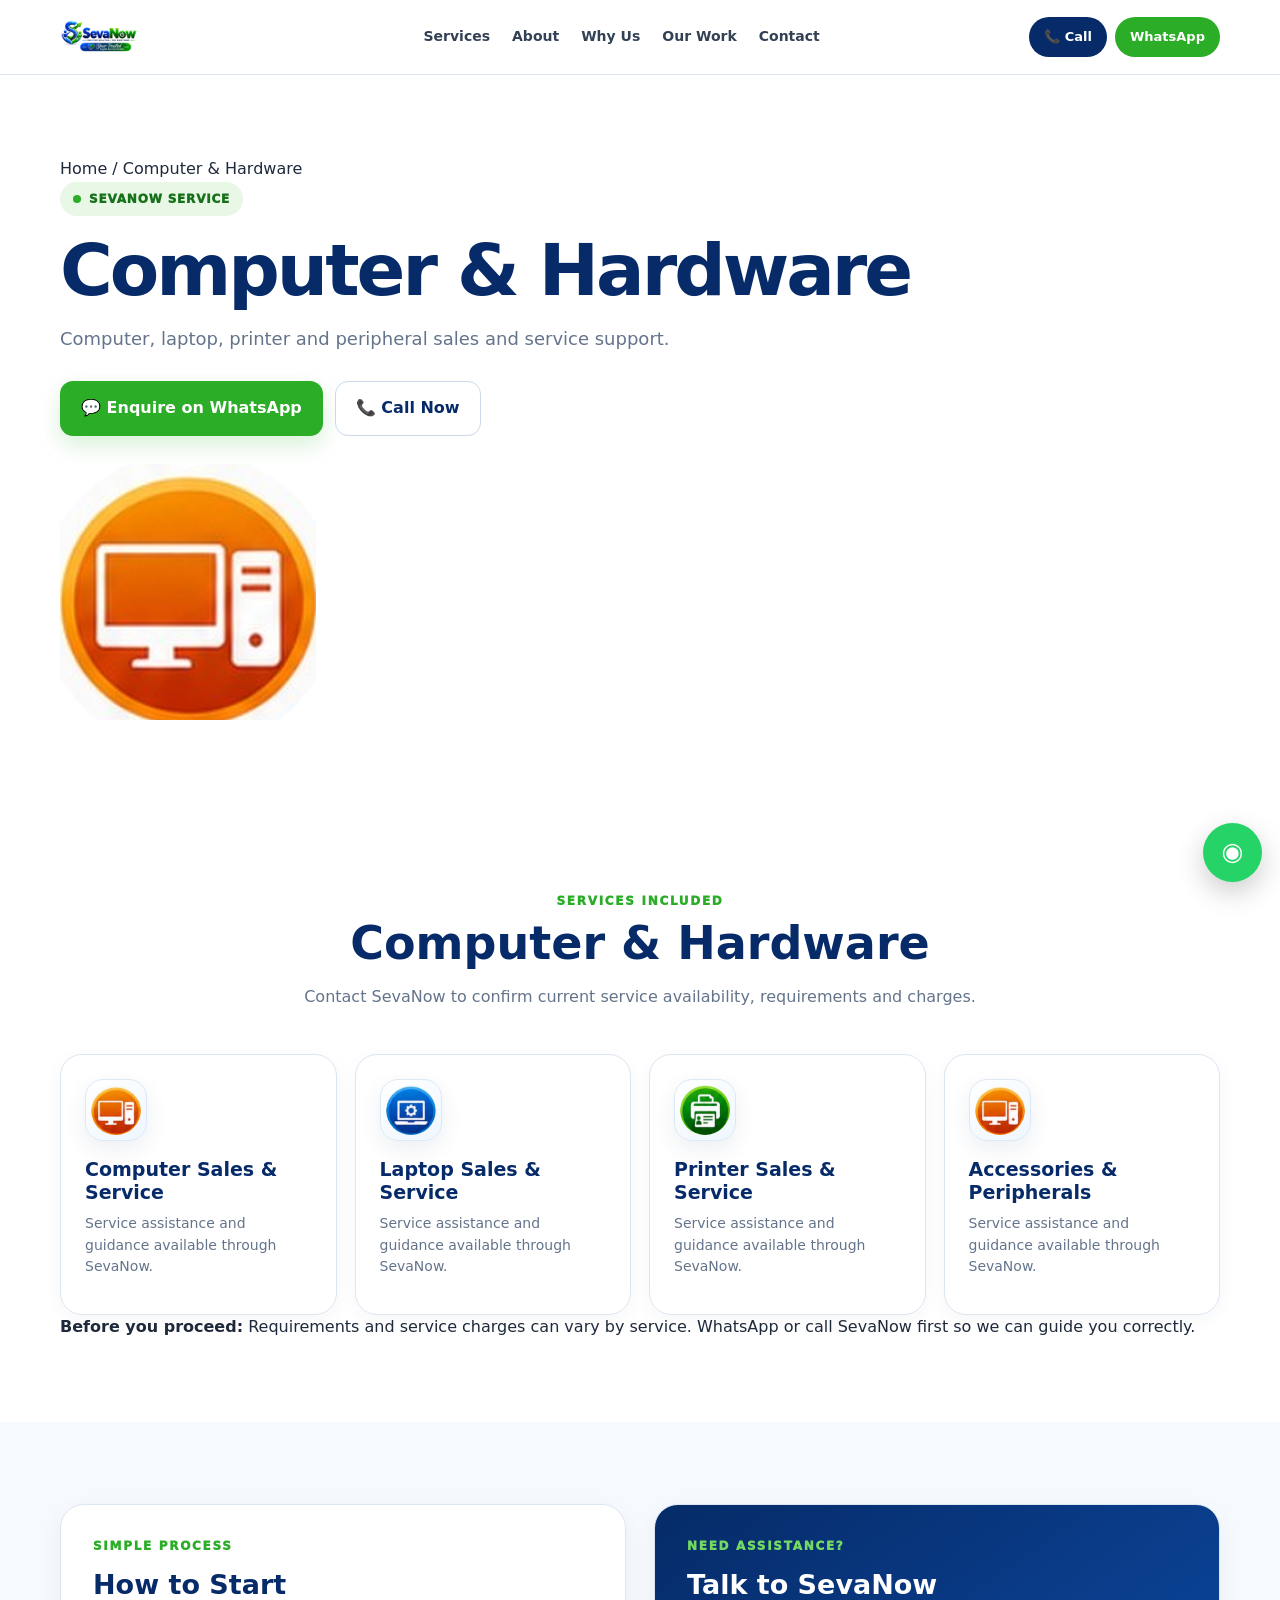
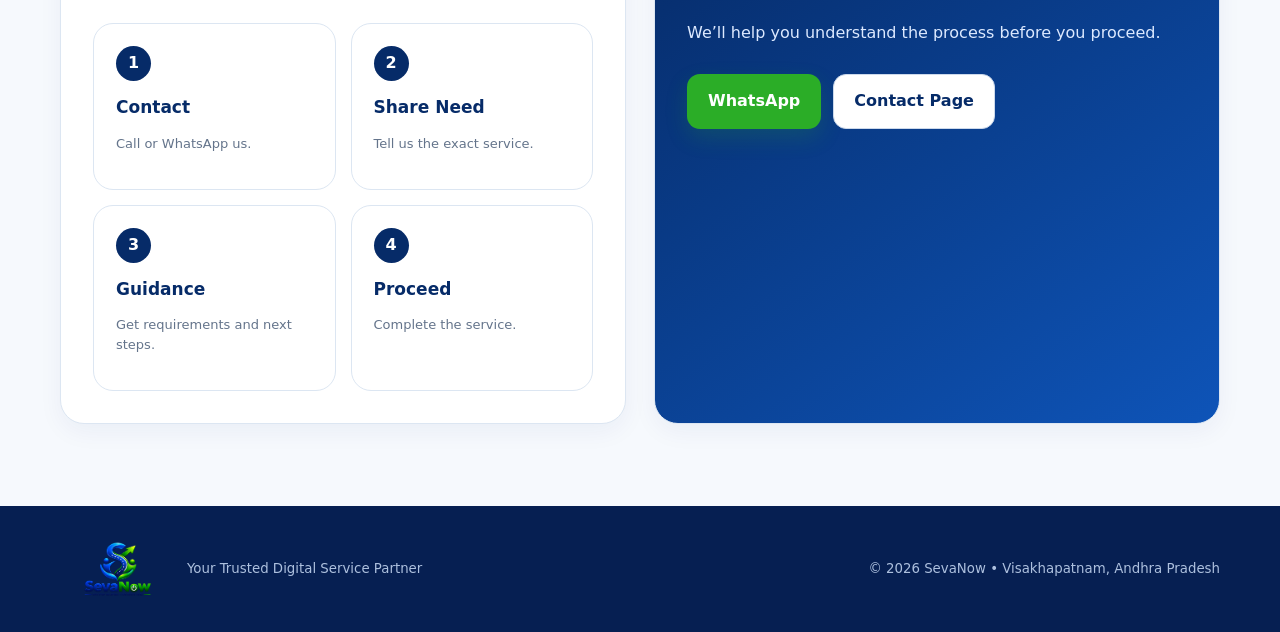
<file: computer-hardware.html>
<!DOCTYPE html>

<html lang="en"><head><meta charset="utf-8"/><meta content="width=device-width,initial-scale=1" name="viewport"/>
<meta content="SevaNow Computer &amp; Hardware in Visakhapatnam. Computer, laptop, printer and peripheral sales and service support." name="description"/><title>Computer &amp; Hardware | SevaNow</title><link href="assets/style.css" rel="stylesheet"/><link href="assets/minimal-logo.png" rel="icon" type="image/png"/></head><body>
<header><div class="container nav">
<a class="brand" href="index.html"><img alt="SevaNow Compact Logo" class="compact-brand-logo" src="assets/compact-logo.png"/></a>
<nav data-nav="">
<a href="index.html#services">Services</a><a href="index.html#about">About</a><a href="index.html#why">Why Us</a><a href="index.html#gallery">Our Work</a><a href="index.html#contact">Contact</a>
</nav>
<div class="nav-actions"><a class="pill call" href="tel:+919494020023">📞 Call</a><a class="pill wa" href="https://wa.me/919494020023" target="_blank">WhatsApp</a><button class="menu" data-menu="">☰</button></div>
</div></header>
<main>
<section class="service-hero"><div class="container service-hero-grid"><div><div class="breadcrumb"><a href="index.html">Home</a> / Computer &amp; Hardware</div>
<div class="badge"><i></i> SEVANOW SERVICE</div><h1>Computer &amp; Hardware</h1><p style="font-size:18px;color:var(--muted)">Computer, laptop, printer and peripheral sales and service support.</p>
<div class="actions"><a class="btn primary" href="https://wa.me/919494020023?text=Hello%20SevaNow%2C%20I%20need%20Computer &amp; Hardware%20service." target="_blank">💬 Enquire on WhatsApp</a><a class="btn secondary" href="tel:+919494020023">📞 Call Now</a></div></div>
<div class="service-icon-large"><img alt="Computer &amp; Hardware icon" src="assets/icons-clean/computer-hardware.png"/></div></div></section>
<section><div class="container"><div class="head"><div class="kicker">Services Included</div><h2>Computer &amp; Hardware</h2><p>Contact SevaNow to confirm current service availability, requirements and charges.</p></div>
<div class="cards" style="grid-template-columns:repeat(auto-fit,minmax(220px,1fr))">
<article class="card"><div class="icon image-icon"><img alt="Computer Sales &amp; Service icon" src="assets/icons-clean/computer-hardware.png"/></div><h3>Computer Sales &amp; Service</h3><p>Service assistance and guidance available through SevaNow.</p></article><article class="card"><div class="icon image-icon"><img alt="Laptop Sales &amp; Service icon" src="assets/icons-clean/laptop-sales-service.png"/></div><h3>Laptop Sales &amp; Service</h3><p>Service assistance and guidance available through SevaNow.</p></article><article class="card"><div class="icon image-icon"><img alt="Printer Sales &amp; Service icon" src="assets/icons-clean/pvc-card-services.png"/></div><h3>Printer Sales &amp; Service</h3><p>Service assistance and guidance available through SevaNow.</p></article><article class="card"><div class="icon image-icon"><img alt="Accessories &amp; Peripherals icon" src="assets/icons-clean/computer-hardware.png"/></div><h3>Accessories &amp; Peripherals</h3><p>Service assistance and guidance available through SevaNow.</p></article>
</div>
<div class="notice"><b>Before you proceed:</b> Requirements and service charges can vary by service. WhatsApp or call SevaNow first so we can guide you correctly.</div>
</div></section>
<section class="soft"><div class="container"><div class="about-grid"><div class="panel"><div class="kicker">Simple Process</div><h3>How to Start</h3><div class="process" style="grid-template-columns:1fr 1fr;margin-top:18px"><div class="step"><div class="num">1</div><h3>Contact</h3><p>Call or WhatsApp us.</p></div><div class="step"><div class="num">2</div><h3>Share Need</h3><p>Tell us the exact service.</p></div><div class="step"><div class="num">3</div><h3>Guidance</h3><p>Get requirements and next steps.</p></div><div class="step"><div class="num">4</div><h3>Proceed</h3><p>Complete the service.</p></div></div></div>
<div class="panel feature"><div class="kicker" style="color:#73d963">Need Assistance?</div><h3>Talk to SevaNow</h3><p>We’ll help you understand the process before you proceed.</p><div class="actions"><a class="btn primary" href="https://wa.me/919494020023?text=Hello%20SevaNow%2C%20I%20need%20help%20with%20Computer &amp; Hardware." target="_blank">WhatsApp</a><a class="btn secondary" href="index.html#contact">Contact Page</a></div></div></div></div></section>
</main>
<footer><div class="container footer-grid">
<div><img alt="SevaNow Minimal Logo" class="footer-minimal-logo" src="assets/minimal-logo.png"/><small>Your Trusted Digital Service Partner</small></div>
<small>© <span id="year"></span> SevaNow • Visakhapatnam, Andhra Pradesh</small>
</div></footer>
<script>document.getElementById("year").textContent=new Date().getFullYear();</script>
<a class="float-wa" href="https://wa.me/919494020023" target="_blank">◉</a><script src="assets/script.js"></script></body></html>
</file>
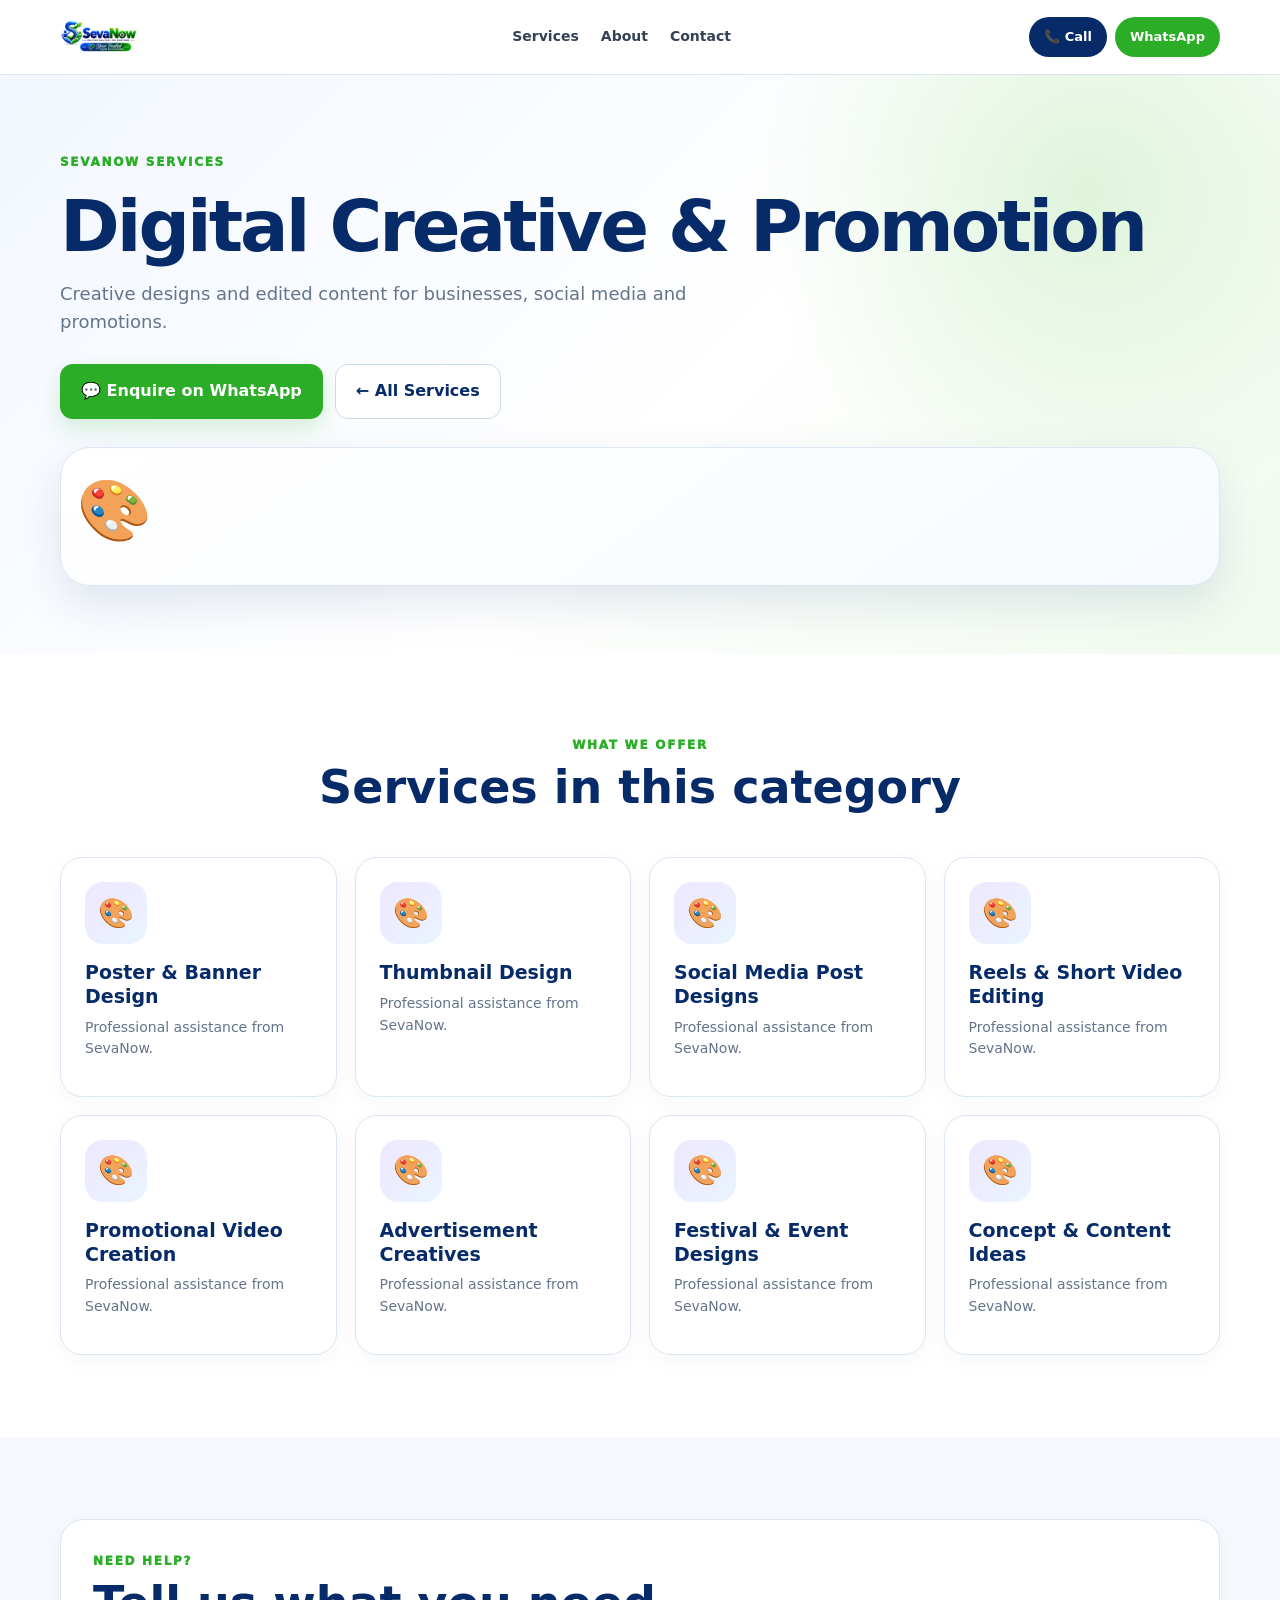
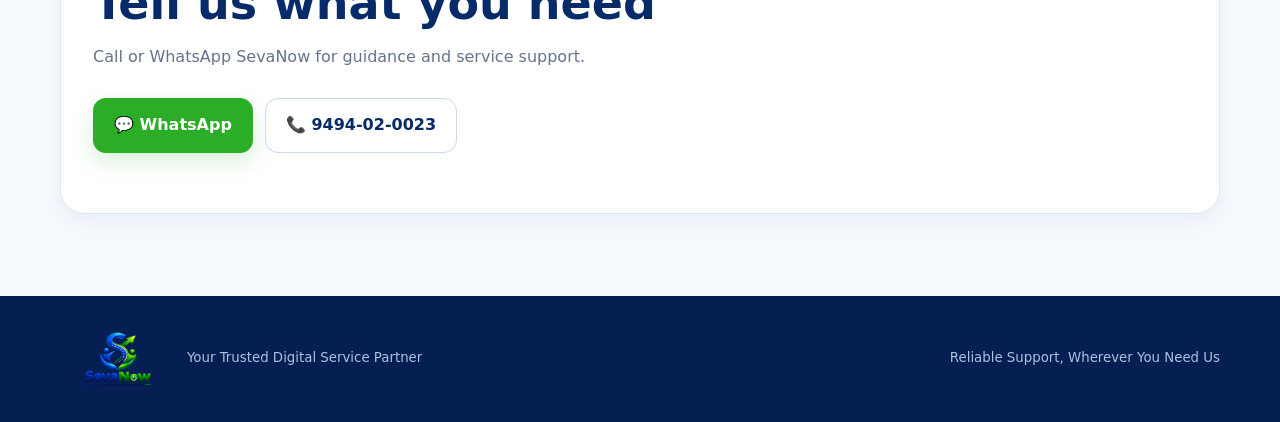
<file: digital-creative.html>
<!DOCTYPE html>
<html lang="en"><head><meta charset="utf-8"/><meta content="width=device-width,initial-scale=1" name="viewport"/><title>SevaNow Service</title><link href="assets/style.css" rel="stylesheet"/><link href="assets/minimal-logo.png" rel="icon" type="image/png"/></head><body><header><div class="container nav"><a class="brand" href="index.html"><img alt="SevaNow Compact Logo" class="compact-brand-logo" src="assets/compact-logo.png"/></a><nav><a href="index.html#services">Services</a><a href="index.html#about">About</a><a href="index.html#contact">Contact</a></nav><div class="nav-actions"><a class="pill call" href="tel:+919494020023">📞 Call</a><a class="pill wa" href="https://wa.me/919494020023" target="_blank">WhatsApp</a></div></div></header><main><section class="hero"><div class="container service-hero-grid"><div><div class="kicker">SevaNow Services</div><h1>Digital Creative &amp; Promotion</h1><p>Creative designs and edited content for businesses, social media and promotions.</p><div class="actions"><a class="btn primary" href="https://wa.me/919494020023?text=Hello%20SevaNow%2C%20I%20need%20help%20with%20Digital%20Creative%20%26%20Promotion" target="_blank">💬 Enquire on WhatsApp</a><a class="btn secondary" href="index.html#services">← All Services</a></div></div><div class="hero-art service-icon-large"><div class="art-emoji">🎨</div></div></div></section><section><div class="container"><div class="head"><div class="kicker">What We Offer</div><h2>Services in this category</h2></div><div class="cards service-cards"><article class="card"><div class="icon creative">🎨</div><h3>Poster &amp; Banner Design</h3><p>Professional assistance from SevaNow.</p></article><article class="card"><div class="icon creative">🎨</div><h3>Thumbnail Design</h3><p>Professional assistance from SevaNow.</p></article><article class="card"><div class="icon creative">🎨</div><h3>Social Media Post Designs</h3><p>Professional assistance from SevaNow.</p></article><article class="card"><div class="icon creative">🎨</div><h3>Reels &amp; Short Video Editing</h3><p>Professional assistance from SevaNow.</p></article><article class="card"><div class="icon creative">🎨</div><h3>Promotional Video Creation</h3><p>Professional assistance from SevaNow.</p></article><article class="card"><div class="icon creative">🎨</div><h3>Advertisement Creatives</h3><p>Professional assistance from SevaNow.</p></article><article class="card"><div class="icon creative">🎨</div><h3>Festival &amp; Event Designs</h3><p>Professional assistance from SevaNow.</p></article><article class="card"><div class="icon creative">🎨</div><h3>Concept &amp; Content Ideas</h3><p>Professional assistance from SevaNow.</p></article></div></div></section><section class="soft"><div class="container"><div class="panel"><div class="kicker">Need Help?</div><h2>Tell us what you need</h2><p>Call or WhatsApp SevaNow for guidance and service support.</p><div class="actions"><a class="btn primary" href="https://wa.me/919494020023" target="_blank">💬 WhatsApp</a><a class="btn secondary" href="tel:+919494020023">📞 9494-02-0023</a></div></div></div></section></main><footer><div class="container footer-grid"><div><img alt="SevaNow Minimal Logo" class="footer-minimal-logo" src="assets/minimal-logo.png"/><small>Your Trusted Digital Service Partner</small></div><small>Reliable Support, Wherever You Need Us</small></div></footer></body></html>
</file>
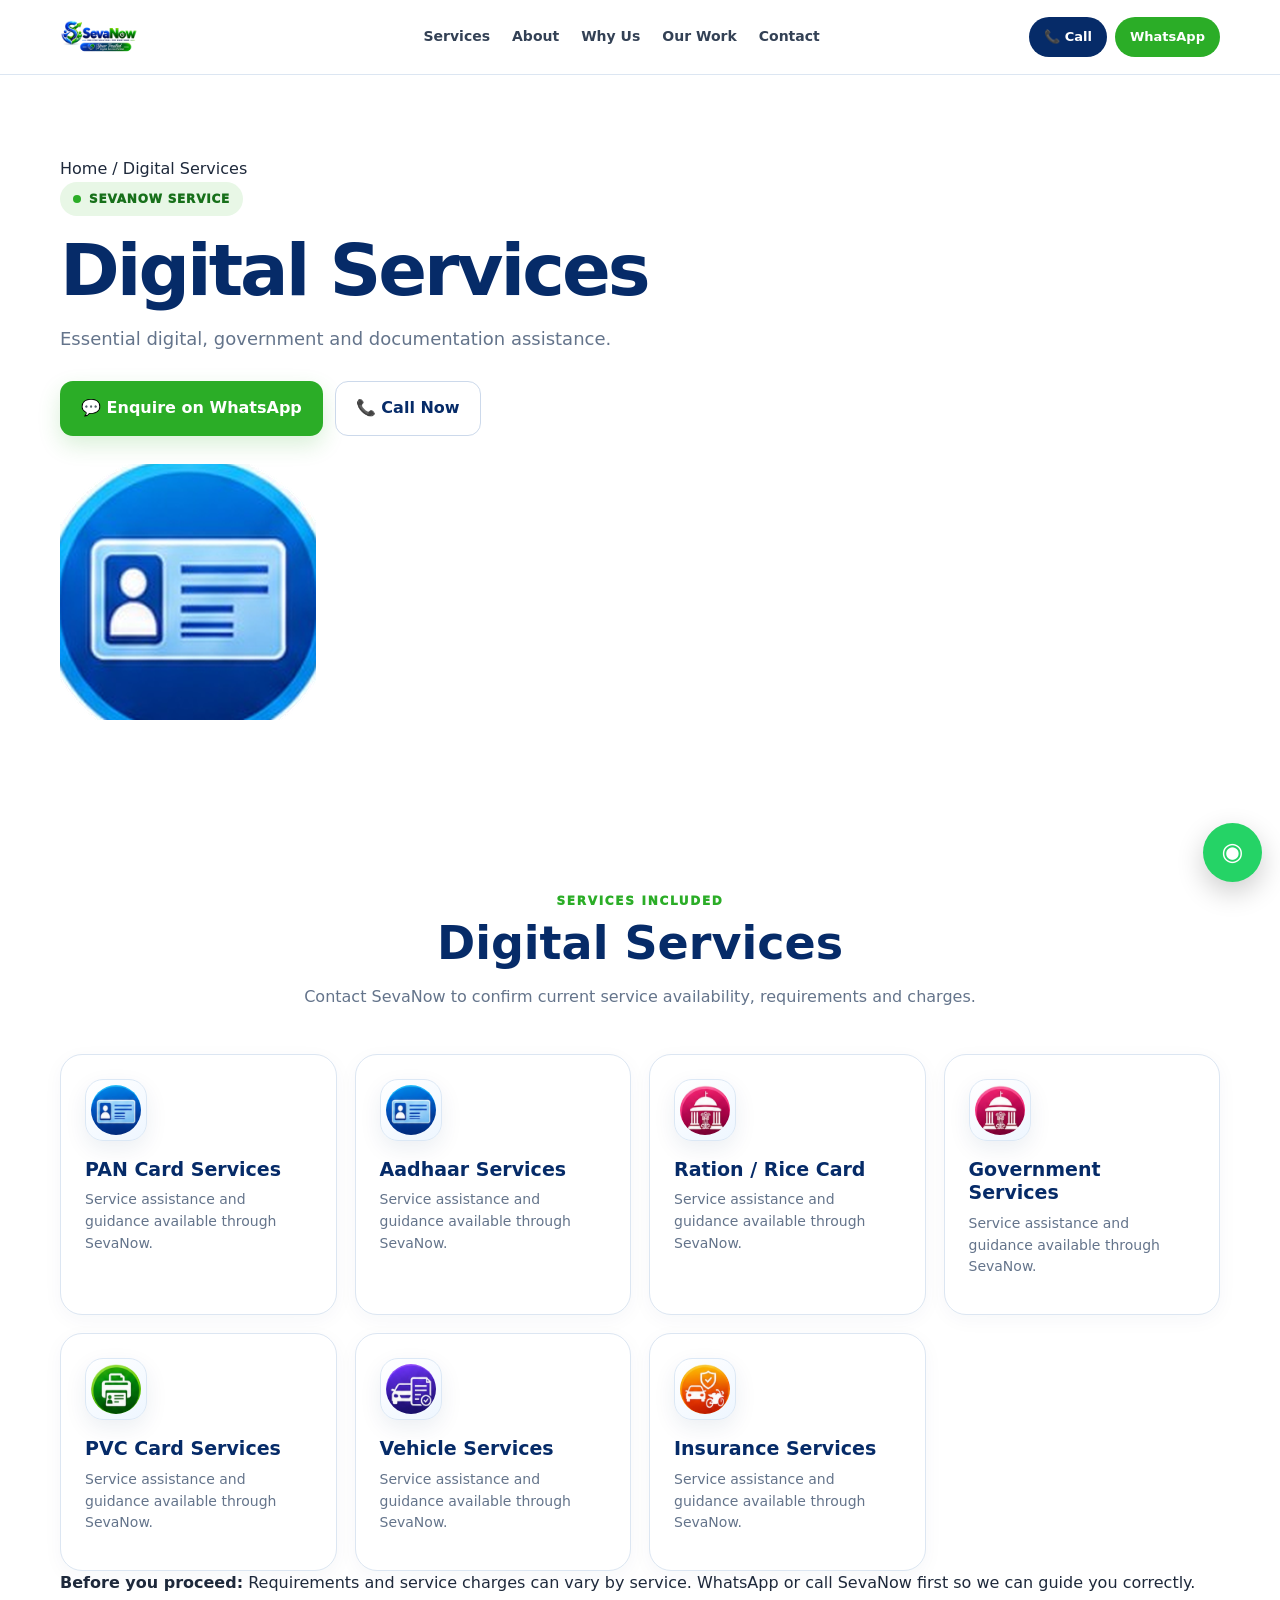
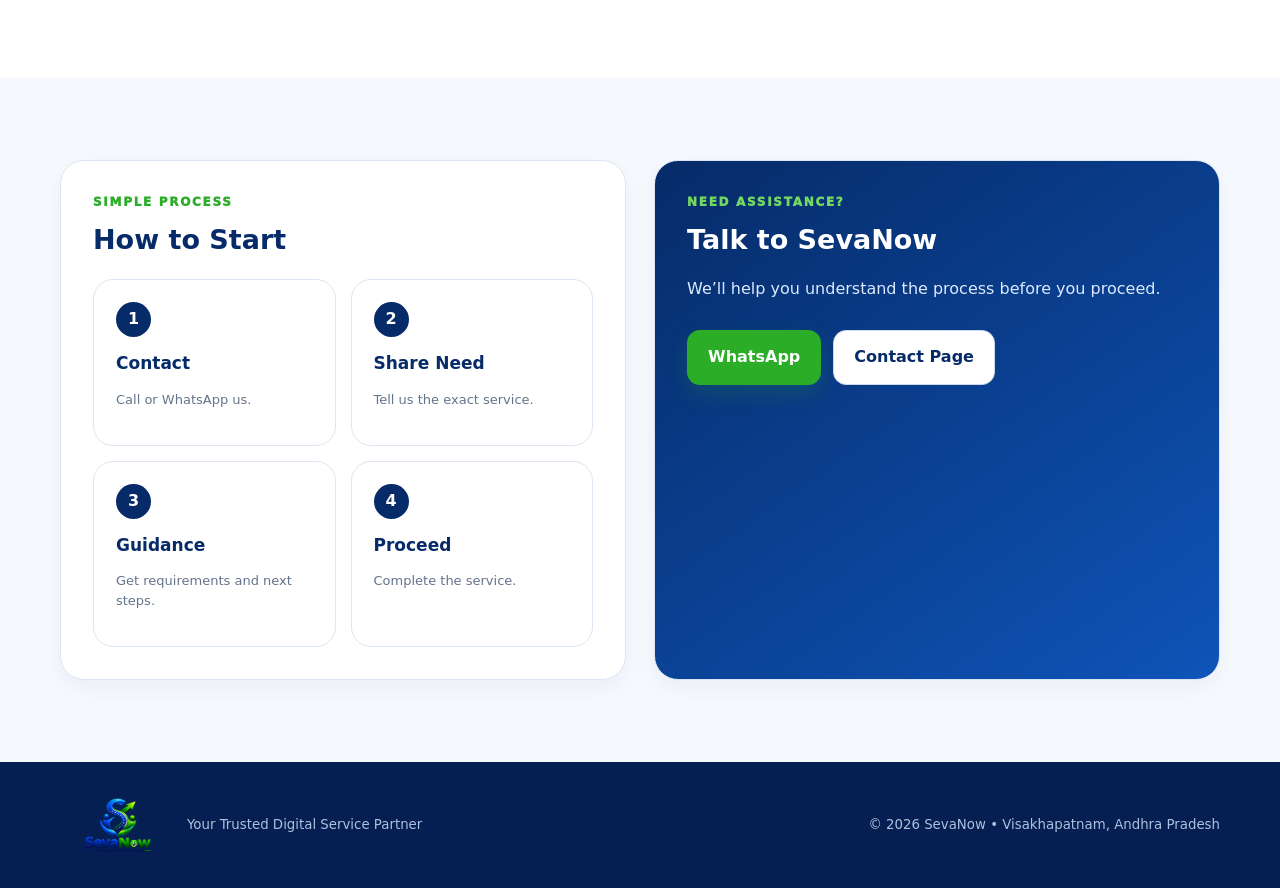
<file: digital-services.html>
<!DOCTYPE html>

<html lang="en"><head><meta charset="utf-8"/><meta content="width=device-width,initial-scale=1" name="viewport"/>
<meta content="SevaNow Digital Services in Visakhapatnam. Essential digital, government and documentation assistance." name="description"/><title>Digital Services | SevaNow</title><link href="assets/style.css" rel="stylesheet"/><link href="assets/minimal-logo.png" rel="icon" type="image/png"/></head><body>
<header><div class="container nav">
<a class="brand" href="index.html"><img alt="SevaNow Compact Logo" class="compact-brand-logo" src="assets/compact-logo.png"/></a>
<nav data-nav="">
<a href="index.html#services">Services</a><a href="index.html#about">About</a><a href="index.html#why">Why Us</a><a href="index.html#gallery">Our Work</a><a href="index.html#contact">Contact</a>
</nav>
<div class="nav-actions"><a class="pill call" href="tel:+919494020023">📞 Call</a><a class="pill wa" href="https://wa.me/919494020023" target="_blank">WhatsApp</a><button class="menu" data-menu="">☰</button></div>
</div></header>
<main>
<section class="service-hero"><div class="container service-hero-grid"><div><div class="breadcrumb"><a href="index.html">Home</a> / Digital Services</div>
<div class="badge"><i></i> SEVANOW SERVICE</div><h1>Digital Services</h1><p style="font-size:18px;color:var(--muted)">Essential digital, government and documentation assistance.</p>
<div class="actions"><a class="btn primary" href="https://wa.me/919494020023?text=Hello%20SevaNow%2C%20I%20need%20Digital Services%20service." target="_blank">💬 Enquire on WhatsApp</a><a class="btn secondary" href="tel:+919494020023">📞 Call Now</a></div></div>
<div class="service-icon-large"><img alt="Digital Services icon" src="assets/icons-clean/pan-services.png"/></div></div></section>
<section><div class="container"><div class="head"><div class="kicker">Services Included</div><h2>Digital Services</h2><p>Contact SevaNow to confirm current service availability, requirements and charges.</p></div>
<div class="cards" style="grid-template-columns:repeat(auto-fit,minmax(220px,1fr))">
<article class="card"><div class="icon image-icon"><img alt="PAN Card Services icon" src="assets/icons-clean/pan-services.png"/></div><h3>PAN Card Services</h3><p>Service assistance and guidance available through SevaNow.</p></article><article class="card"><div class="icon image-icon"><img alt="Aadhaar Services icon" src="assets/icons-clean/pan-services.png"/></div><h3>Aadhaar Services</h3><p>Service assistance and guidance available through SevaNow.</p></article><article class="card"><div class="icon image-icon"><img alt="Ration / Rice Card icon" src="assets/icons-clean/government-services.png"/></div><h3>Ration / Rice Card</h3><p>Service assistance and guidance available through SevaNow.</p></article><article class="card"><div class="icon image-icon"><img alt="Government Services icon" src="assets/icons-clean/government-services.png"/></div><h3>Government Services</h3><p>Service assistance and guidance available through SevaNow.</p></article><article class="card"><div class="icon image-icon"><img alt="PVC Card Services icon" src="assets/icons-clean/pvc-card-services.png"/></div><h3>PVC Card Services</h3><p>Service assistance and guidance available through SevaNow.</p></article><article class="card"><div class="icon image-icon"><img alt="Vehicle Services icon" src="assets/icons-clean/vehicle-services.png"/></div><h3>Vehicle Services</h3><p>Service assistance and guidance available through SevaNow.</p></article><article class="card"><div class="icon image-icon"><img alt="Insurance Services icon" src="assets/icons-clean/motor-insurance.png"/></div><h3>Insurance Services</h3><p>Service assistance and guidance available through SevaNow.</p></article>
</div>
<div class="notice"><b>Before you proceed:</b> Requirements and service charges can vary by service. WhatsApp or call SevaNow first so we can guide you correctly.</div>
</div></section>
<section class="soft"><div class="container"><div class="about-grid"><div class="panel"><div class="kicker">Simple Process</div><h3>How to Start</h3><div class="process" style="grid-template-columns:1fr 1fr;margin-top:18px"><div class="step"><div class="num">1</div><h3>Contact</h3><p>Call or WhatsApp us.</p></div><div class="step"><div class="num">2</div><h3>Share Need</h3><p>Tell us the exact service.</p></div><div class="step"><div class="num">3</div><h3>Guidance</h3><p>Get requirements and next steps.</p></div><div class="step"><div class="num">4</div><h3>Proceed</h3><p>Complete the service.</p></div></div></div>
<div class="panel feature"><div class="kicker" style="color:#73d963">Need Assistance?</div><h3>Talk to SevaNow</h3><p>We’ll help you understand the process before you proceed.</p><div class="actions"><a class="btn primary" href="https://wa.me/919494020023?text=Hello%20SevaNow%2C%20I%20need%20help%20with%20Digital Services." target="_blank">WhatsApp</a><a class="btn secondary" href="index.html#contact">Contact Page</a></div></div></div></div></section>
</main>
<footer><div class="container footer-grid">
<div><img alt="SevaNow Minimal Logo" class="footer-minimal-logo" src="assets/minimal-logo.png"/><small>Your Trusted Digital Service Partner</small></div>
<small>© <span id="year"></span> SevaNow • Visakhapatnam, Andhra Pradesh</small>
</div></footer>
<script>document.getElementById("year").textContent=new Date().getFullYear();</script>
<a class="float-wa" href="https://wa.me/919494020023" target="_blank">◉</a><script src="assets/script.js"></script></body></html>
</file>
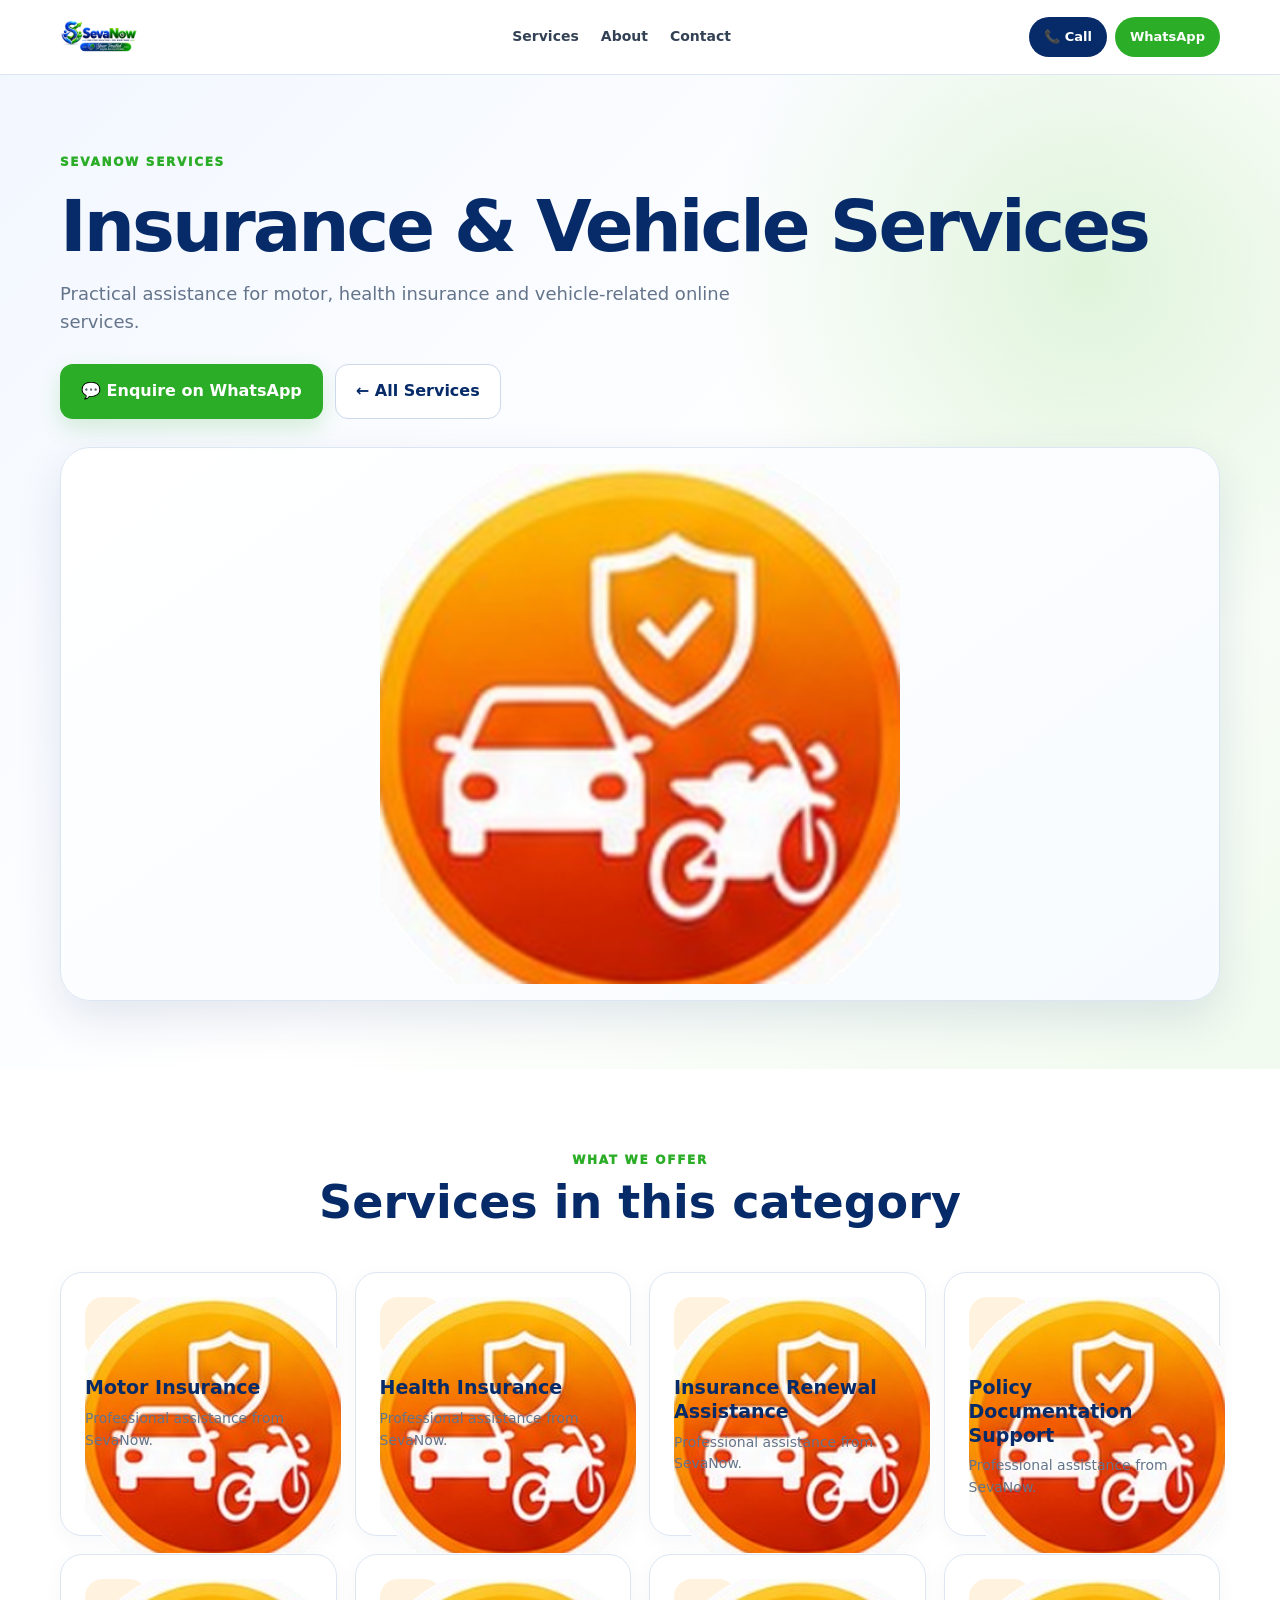
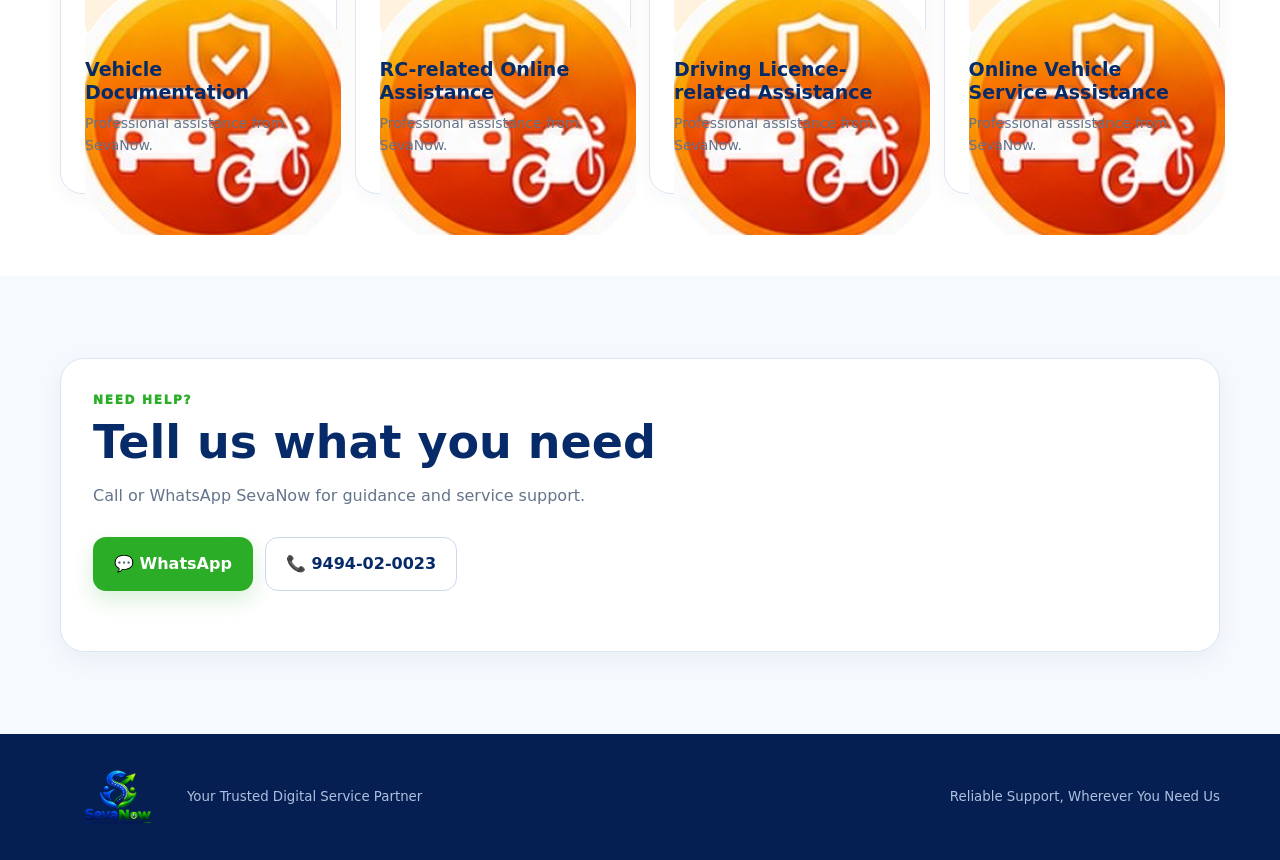
<file: insurance-vehicle.html>
<!DOCTYPE html>
<html lang="en"><head><meta charset="utf-8"/><meta content="width=device-width,initial-scale=1" name="viewport"/><title>SevaNow Service</title><link href="assets/style.css" rel="stylesheet"/><link href="assets/minimal-logo.png" rel="icon" type="image/png"/></head><body><header><div class="container nav"><a class="brand" href="index.html"><img alt="SevaNow Compact Logo" class="compact-brand-logo" src="assets/compact-logo.png"/></a><nav><a href="index.html#services">Services</a><a href="index.html#about">About</a><a href="index.html#contact">Contact</a></nav><div class="nav-actions"><a class="pill call" href="tel:+919494020023">📞 Call</a><a class="pill wa" href="https://wa.me/919494020023" target="_blank">WhatsApp</a></div></div></header><main><section class="hero"><div class="container service-hero-grid"><div><div class="kicker">SevaNow Services</div><h1>Insurance &amp; Vehicle Services</h1><p>Practical assistance for motor, health insurance and vehicle-related online services.</p><div class="actions"><a class="btn primary" href="https://wa.me/919494020023?text=Hello%20SevaNow%2C%20I%20need%20help%20with%20Insurance%20%26%20Vehicle%20Services" target="_blank">💬 Enquire on WhatsApp</a><a class="btn secondary" href="index.html#services">← All Services</a></div></div><div class="hero-art service-icon-large"><img alt="Insurance &amp; Vehicle Services" src="assets/icons-clean/motor-insurance.png"/></div></div></section><section><div class="container"><div class="head"><div class="kicker">What We Offer</div><h2>Services in this category</h2></div><div class="cards service-cards"><article class="card"><div class="icon orange"><img alt="Insurance &amp; Vehicle Services" src="assets/icons-clean/motor-insurance.png"/></div><h3>Motor Insurance</h3><p>Professional assistance from SevaNow.</p></article><article class="card"><div class="icon orange"><img alt="Insurance &amp; Vehicle Services" src="assets/icons-clean/motor-insurance.png"/></div><h3>Health Insurance</h3><p>Professional assistance from SevaNow.</p></article><article class="card"><div class="icon orange"><img alt="Insurance &amp; Vehicle Services" src="assets/icons-clean/motor-insurance.png"/></div><h3>Insurance Renewal Assistance</h3><p>Professional assistance from SevaNow.</p></article><article class="card"><div class="icon orange"><img alt="Insurance &amp; Vehicle Services" src="assets/icons-clean/motor-insurance.png"/></div><h3>Policy Documentation Support</h3><p>Professional assistance from SevaNow.</p></article><article class="card"><div class="icon orange"><img alt="Insurance &amp; Vehicle Services" src="assets/icons-clean/motor-insurance.png"/></div><h3>Vehicle Documentation</h3><p>Professional assistance from SevaNow.</p></article><article class="card"><div class="icon orange"><img alt="Insurance &amp; Vehicle Services" src="assets/icons-clean/motor-insurance.png"/></div><h3>RC-related Online Assistance</h3><p>Professional assistance from SevaNow.</p></article><article class="card"><div class="icon orange"><img alt="Insurance &amp; Vehicle Services" src="assets/icons-clean/motor-insurance.png"/></div><h3>Driving Licence-related Assistance</h3><p>Professional assistance from SevaNow.</p></article><article class="card"><div class="icon orange"><img alt="Insurance &amp; Vehicle Services" src="assets/icons-clean/motor-insurance.png"/></div><h3>Online Vehicle Service Assistance</h3><p>Professional assistance from SevaNow.</p></article></div></div></section><section class="soft"><div class="container"><div class="panel"><div class="kicker">Need Help?</div><h2>Tell us what you need</h2><p>Call or WhatsApp SevaNow for guidance and service support.</p><div class="actions"><a class="btn primary" href="https://wa.me/919494020023" target="_blank">💬 WhatsApp</a><a class="btn secondary" href="tel:+919494020023">📞 9494-02-0023</a></div></div></div></section></main><footer><div class="container footer-grid"><div><img alt="SevaNow Minimal Logo" class="footer-minimal-logo" src="assets/minimal-logo.png"/><small>Your Trusted Digital Service Partner</small></div><small>Reliable Support, Wherever You Need Us</small></div></footer></body></html>
</file>
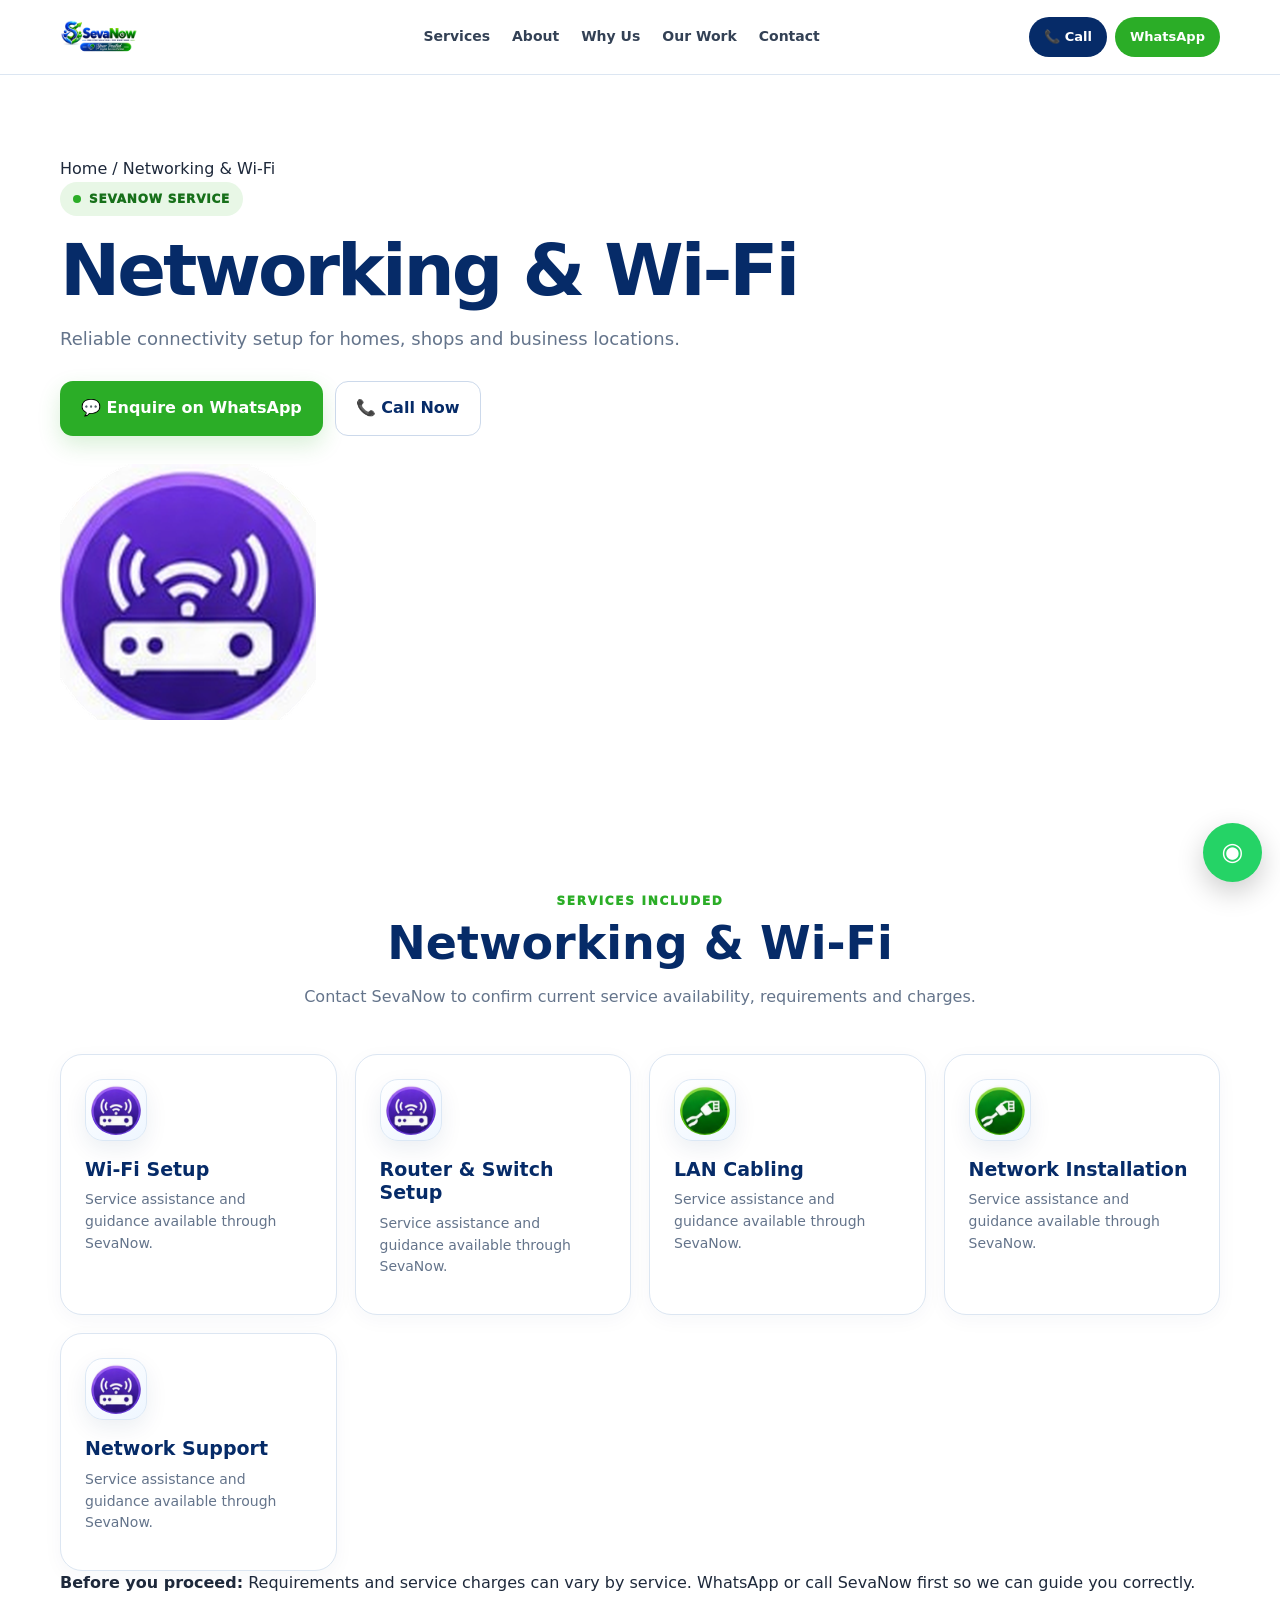
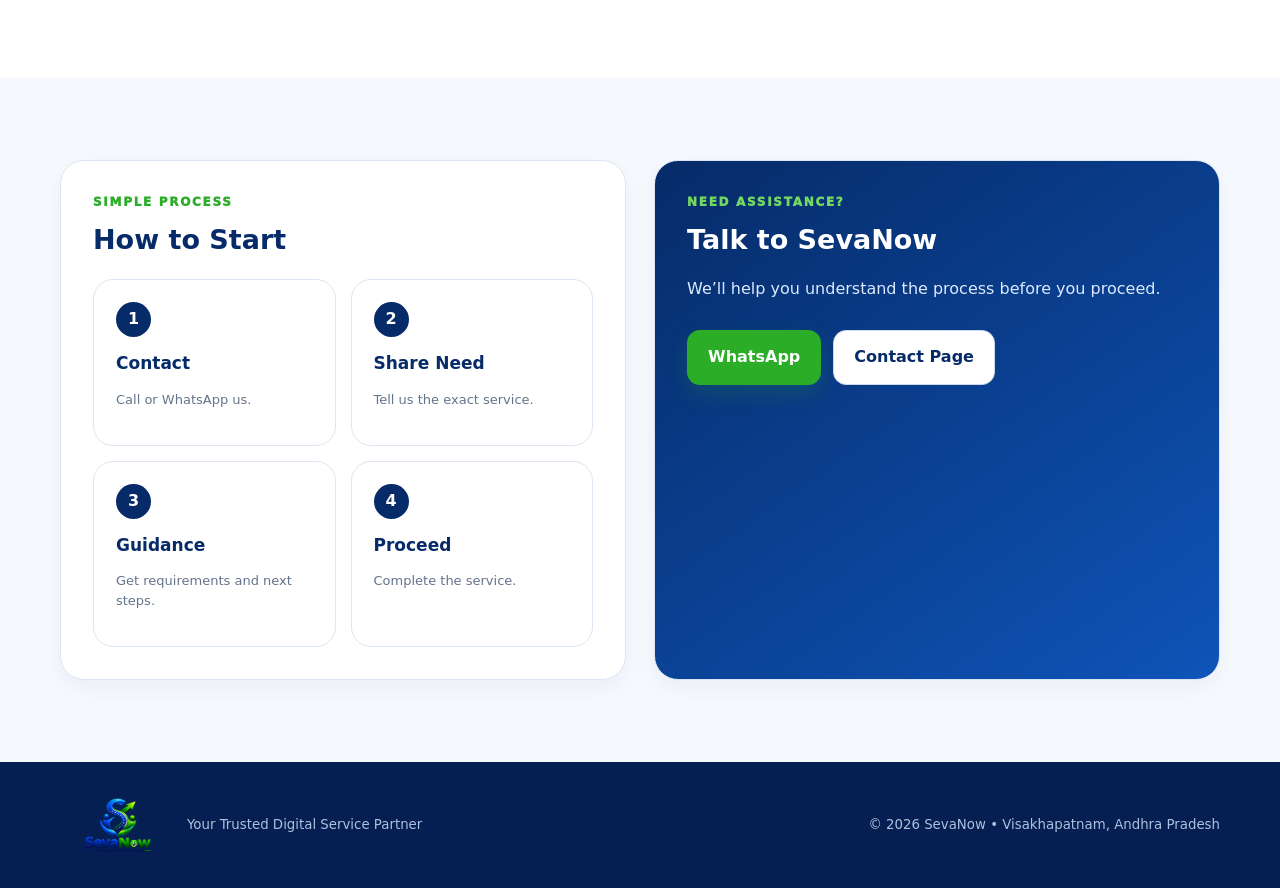
<file: networking-wifi.html>
<!DOCTYPE html>

<html lang="en"><head><meta charset="utf-8"/><meta content="width=device-width,initial-scale=1" name="viewport"/>
<meta content="SevaNow Networking &amp; Wi-Fi in Visakhapatnam. Reliable connectivity setup for homes, shops and business locations." name="description"/><title>Networking &amp; Wi-Fi | SevaNow</title><link href="assets/style.css" rel="stylesheet"/><link href="assets/minimal-logo.png" rel="icon" type="image/png"/></head><body>
<header><div class="container nav">
<a class="brand" href="index.html"><img alt="SevaNow Compact Logo" class="compact-brand-logo" src="assets/compact-logo.png"/></a>
<nav data-nav="">
<a href="index.html#services">Services</a><a href="index.html#about">About</a><a href="index.html#why">Why Us</a><a href="index.html#gallery">Our Work</a><a href="index.html#contact">Contact</a>
</nav>
<div class="nav-actions"><a class="pill call" href="tel:+919494020023">📞 Call</a><a class="pill wa" href="https://wa.me/919494020023" target="_blank">WhatsApp</a><button class="menu" data-menu="">☰</button></div>
</div></header>
<main>
<section class="service-hero"><div class="container service-hero-grid"><div><div class="breadcrumb"><a href="index.html">Home</a> / Networking &amp; Wi-Fi</div>
<div class="badge"><i></i> SEVANOW SERVICE</div><h1>Networking &amp; Wi-Fi</h1><p style="font-size:18px;color:var(--muted)">Reliable connectivity setup for homes, shops and business locations.</p>
<div class="actions"><a class="btn primary" href="https://wa.me/919494020023?text=Hello%20SevaNow%2C%20I%20need%20Networking &amp; Wi-Fi%20service." target="_blank">💬 Enquire on WhatsApp</a><a class="btn secondary" href="tel:+919494020023">📞 Call Now</a></div></div>
<div class="service-icon-large"><img alt="Networking &amp; Wi-Fi icon" src="assets/icons-clean/networking-solutions.png"/></div></div></section>
<section><div class="container"><div class="head"><div class="kicker">Services Included</div><h2>Networking &amp; Wi-Fi</h2><p>Contact SevaNow to confirm current service availability, requirements and charges.</p></div>
<div class="cards" style="grid-template-columns:repeat(auto-fit,minmax(220px,1fr))">
<article class="card"><div class="icon image-icon"><img alt="Wi-Fi Setup icon" src="assets/icons-clean/networking-solutions.png"/></div><h3>Wi-Fi Setup</h3><p>Service assistance and guidance available through SevaNow.</p></article><article class="card"><div class="icon image-icon"><img alt="Router &amp; Switch Setup icon" src="assets/icons-clean/networking-solutions.png"/></div><h3>Router &amp; Switch Setup</h3><p>Service assistance and guidance available through SevaNow.</p></article><article class="card"><div class="icon image-icon"><img alt="LAN Cabling icon" src="assets/icons-clean/lan-wifi.png"/></div><h3>LAN Cabling</h3><p>Service assistance and guidance available through SevaNow.</p></article><article class="card"><div class="icon image-icon"><img alt="Network Installation icon" src="assets/icons-clean/lan-wifi.png"/></div><h3>Network Installation</h3><p>Service assistance and guidance available through SevaNow.</p></article><article class="card"><div class="icon image-icon"><img alt="Network Support icon" src="assets/icons-clean/networking-solutions.png"/></div><h3>Network Support</h3><p>Service assistance and guidance available through SevaNow.</p></article>
</div>
<div class="notice"><b>Before you proceed:</b> Requirements and service charges can vary by service. WhatsApp or call SevaNow first so we can guide you correctly.</div>
</div></section>
<section class="soft"><div class="container"><div class="about-grid"><div class="panel"><div class="kicker">Simple Process</div><h3>How to Start</h3><div class="process" style="grid-template-columns:1fr 1fr;margin-top:18px"><div class="step"><div class="num">1</div><h3>Contact</h3><p>Call or WhatsApp us.</p></div><div class="step"><div class="num">2</div><h3>Share Need</h3><p>Tell us the exact service.</p></div><div class="step"><div class="num">3</div><h3>Guidance</h3><p>Get requirements and next steps.</p></div><div class="step"><div class="num">4</div><h3>Proceed</h3><p>Complete the service.</p></div></div></div>
<div class="panel feature"><div class="kicker" style="color:#73d963">Need Assistance?</div><h3>Talk to SevaNow</h3><p>We’ll help you understand the process before you proceed.</p><div class="actions"><a class="btn primary" href="https://wa.me/919494020023?text=Hello%20SevaNow%2C%20I%20need%20help%20with%20Networking &amp; Wi-Fi." target="_blank">WhatsApp</a><a class="btn secondary" href="index.html#contact">Contact Page</a></div></div></div></div></section>
</main>
<footer><div class="container footer-grid">
<div><img alt="SevaNow Minimal Logo" class="footer-minimal-logo" src="assets/minimal-logo.png"/><small>Your Trusted Digital Service Partner</small></div>
<small>© <span id="year"></span> SevaNow • Visakhapatnam, Andhra Pradesh</small>
</div></footer>
<script>document.getElementById("year").textContent=new Date().getFullYear();</script>
<a class="float-wa" href="https://wa.me/919494020023" target="_blank">◉</a><script src="assets/script.js"></script></body></html>
</file>
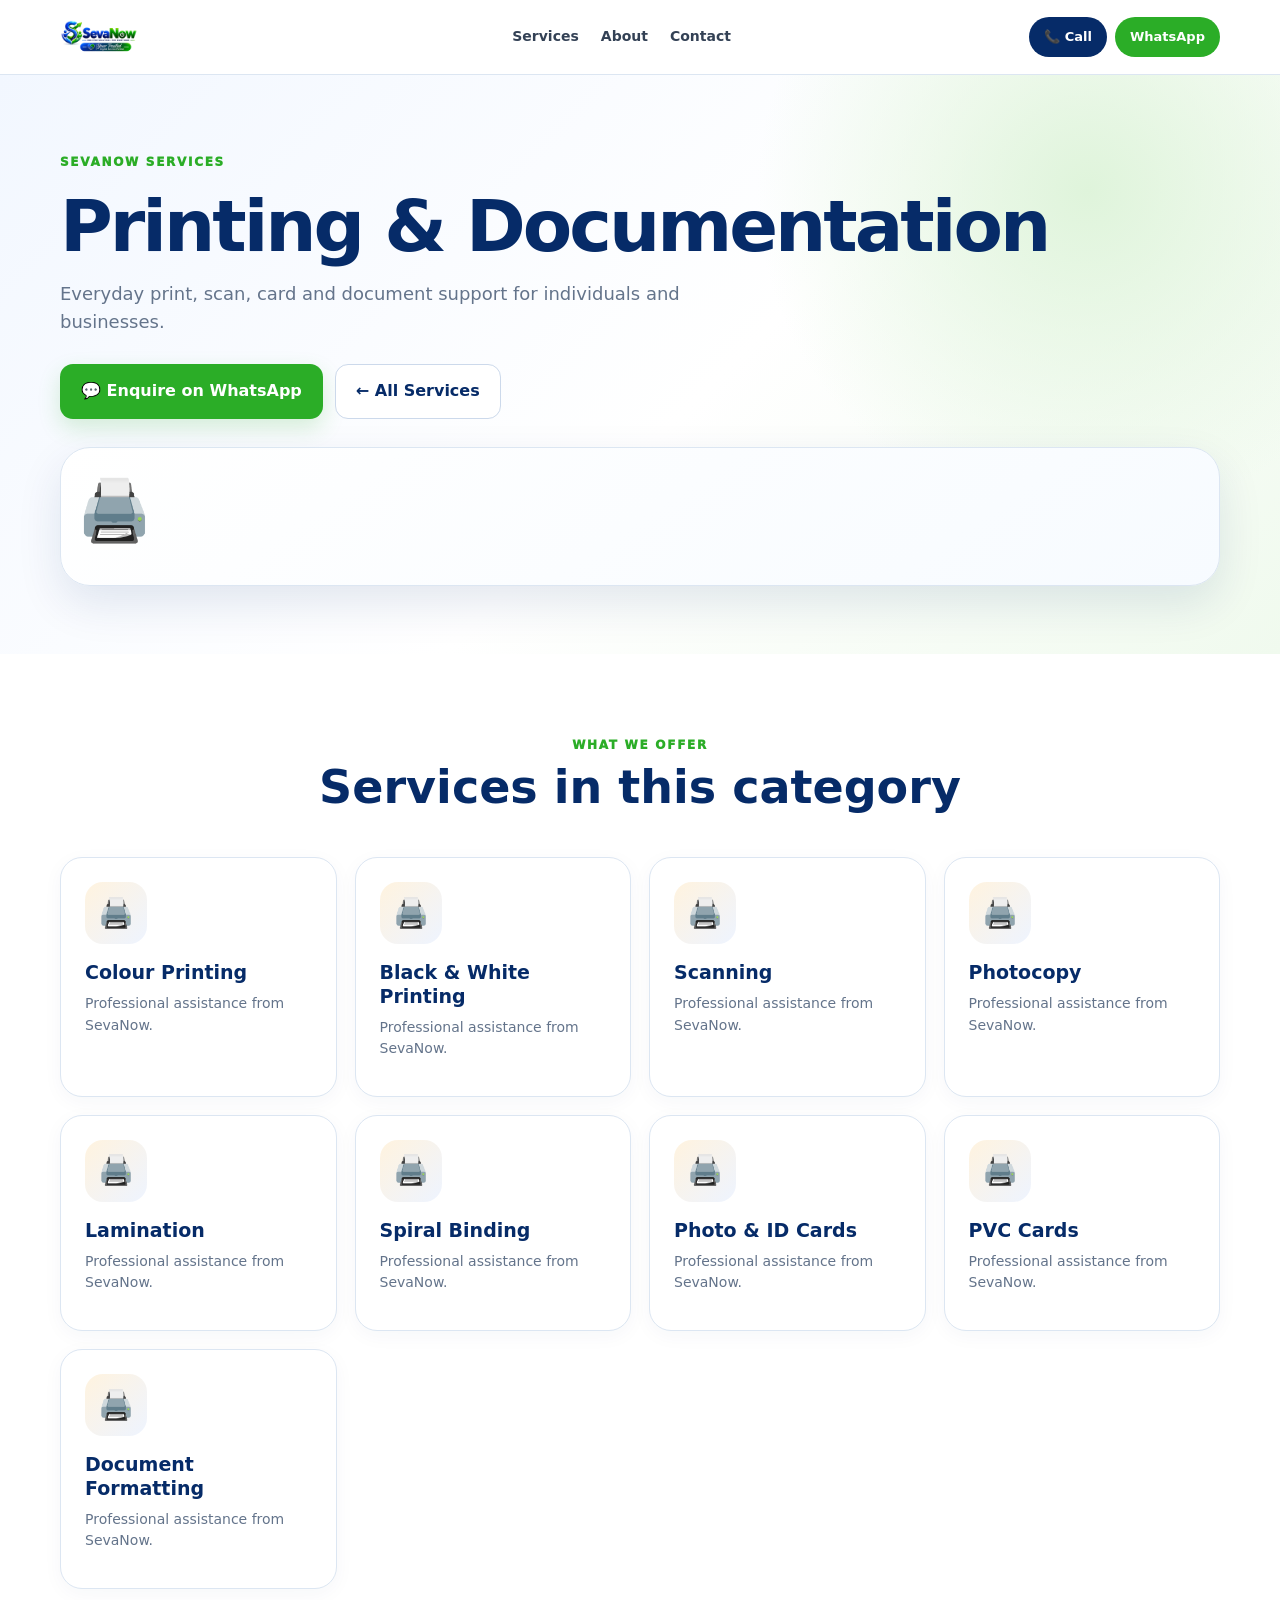
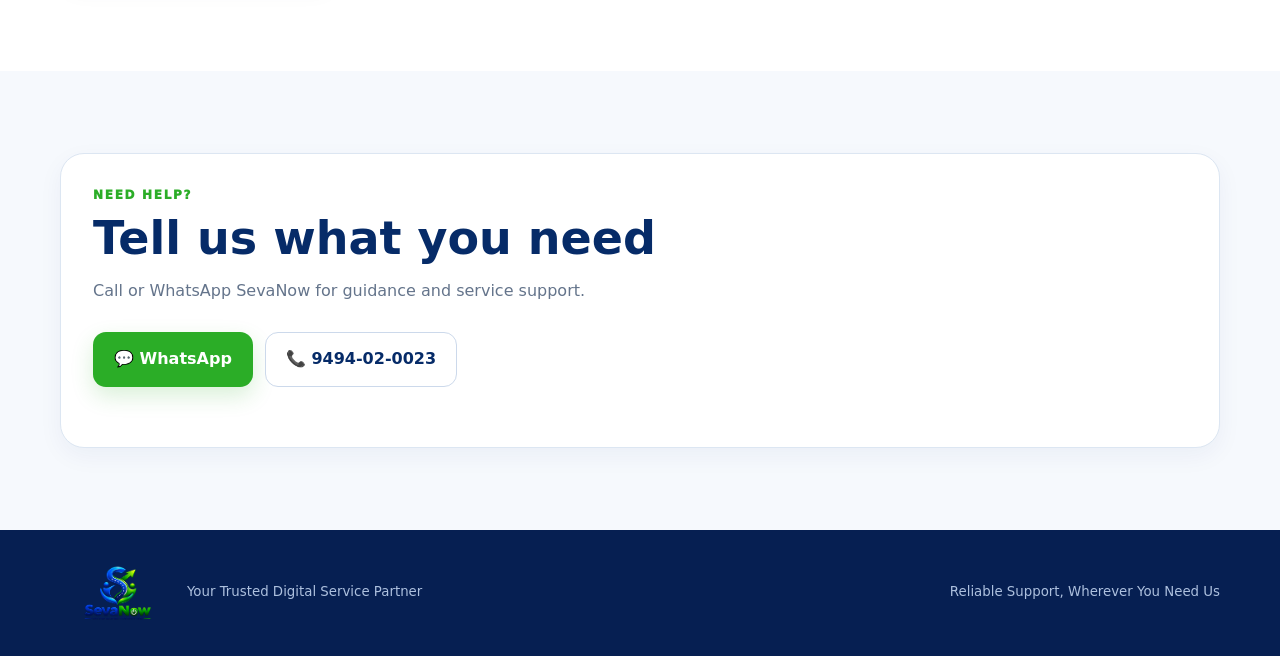
<file: printing-documentation.html>
<!DOCTYPE html>
<html lang="en"><head><meta charset="utf-8"/><meta content="width=device-width,initial-scale=1" name="viewport"/><title>SevaNow Service</title><link href="assets/style.css" rel="stylesheet"/><link href="assets/minimal-logo.png" rel="icon" type="image/png"/></head><body><header><div class="container nav"><a class="brand" href="index.html"><img alt="SevaNow Compact Logo" class="compact-brand-logo" src="assets/compact-logo.png"/></a><nav><a href="index.html#services">Services</a><a href="index.html#about">About</a><a href="index.html#contact">Contact</a></nav><div class="nav-actions"><a class="pill call" href="tel:+919494020023">📞 Call</a><a class="pill wa" href="https://wa.me/919494020023" target="_blank">WhatsApp</a></div></div></header><main><section class="hero"><div class="container service-hero-grid"><div><div class="kicker">SevaNow Services</div><h1>Printing &amp; Documentation</h1><p>Everyday print, scan, card and document support for individuals and businesses.</p><div class="actions"><a class="btn primary" href="https://wa.me/919494020023?text=Hello%20SevaNow%2C%20I%20need%20help%20with%20Printing%20%26%20Documentation" target="_blank">💬 Enquire on WhatsApp</a><a class="btn secondary" href="index.html#services">← All Services</a></div></div><div class="hero-art service-icon-large"><div class="art-emoji">🖨️</div></div></div></section><section><div class="container"><div class="head"><div class="kicker">What We Offer</div><h2>Services in this category</h2></div><div class="cards service-cards"><article class="card"><div class="icon printing">🖨️</div><h3>Colour Printing</h3><p>Professional assistance from SevaNow.</p></article><article class="card"><div class="icon printing">🖨️</div><h3>Black &amp; White Printing</h3><p>Professional assistance from SevaNow.</p></article><article class="card"><div class="icon printing">🖨️</div><h3>Scanning</h3><p>Professional assistance from SevaNow.</p></article><article class="card"><div class="icon printing">🖨️</div><h3>Photocopy</h3><p>Professional assistance from SevaNow.</p></article><article class="card"><div class="icon printing">🖨️</div><h3>Lamination</h3><p>Professional assistance from SevaNow.</p></article><article class="card"><div class="icon printing">🖨️</div><h3>Spiral Binding</h3><p>Professional assistance from SevaNow.</p></article><article class="card"><div class="icon printing">🖨️</div><h3>Photo &amp; ID Cards</h3><p>Professional assistance from SevaNow.</p></article><article class="card"><div class="icon printing">🖨️</div><h3>PVC Cards</h3><p>Professional assistance from SevaNow.</p></article><article class="card"><div class="icon printing">🖨️</div><h3>Document Formatting</h3><p>Professional assistance from SevaNow.</p></article></div></div></section><section class="soft"><div class="container"><div class="panel"><div class="kicker">Need Help?</div><h2>Tell us what you need</h2><p>Call or WhatsApp SevaNow for guidance and service support.</p><div class="actions"><a class="btn primary" href="https://wa.me/919494020023" target="_blank">💬 WhatsApp</a><a class="btn secondary" href="tel:+919494020023">📞 9494-02-0023</a></div></div></div></section></main><footer><div class="container footer-grid"><div><img alt="SevaNow Minimal Logo" class="footer-minimal-logo" src="assets/minimal-logo.png"/><small>Your Trusted Digital Service Partner</small></div><small>Reliable Support, Wherever You Need Us</small></div></footer></body></html>
</file>
<file: assets/style.css>
:root{--navy:#062b68;--blue:#1768c5;--green:#2bad27;--bg:#f6f9fd;--line:#dce6f2;--muted:#64748b;--radius:22px;--shadow:0 18px 45px rgba(8,43,111,.11)}*{box-sizing:border-box}html{scroll-behavior:smooth}body{margin:0;font-family:Inter,ui-sans-serif,system-ui,-apple-system,"Segoe UI",sans-serif;color:#1e293b;background:#fff;line-height:1.55}.container{width:min(1160px,92%);margin:auto}a{text-decoration:none;color:inherit}header{position:sticky;top:0;z-index:100;background:rgba(255,255,255,.94);backdrop-filter:blur(12px);border-bottom:1px solid var(--line)}.nav{height:74px;display:flex;align-items:center;justify-content:space-between;gap:20px}.brand{display:flex;align-items:center;gap:9px;font-size:20px;font-weight:950;color:var(--navy)}.brand img{width:48px;height:48px;object-fit:contain}.brand span span,.footer-brand span{color:var(--green)}nav{display:flex;gap:22px;font-size:14px;font-weight:800;color:#334155}nav a:hover{color:var(--green)}.nav-actions{display:flex;gap:8px;align-items:center}.pill{display:inline-flex;align-items:center;justify-content:center;border-radius:999px;padding:10px 15px;font-weight:850;font-size:13px}.call{background:var(--navy);color:#fff}.wa{background:var(--green);color:#fff}.menu{display:none;border:1px solid var(--line);background:#fff;border-radius:10px;padding:8px;font-size:20px}.hero{background:radial-gradient(circle at 85% 20%,#dff4db 0,transparent 28%),linear-gradient(135deg,#f2f7ff,#fff 55%,#f0faee);padding:78px 0 68px}.hero-grid{display:grid;grid-template-columns:1.05fr .95fr;align-items:center;gap:52px}.badge{display:inline-flex;gap:8px;align-items:center;background:#e8f7e6;color:#17701a;border-radius:999px;padding:8px 13px;font-size:12px;font-weight:950;letter-spacing:.8px}.badge i{width:8px;height:8px;background:var(--green);border-radius:50%}h1{font-size:clamp(44px,6vw,72px);line-height:1.01;letter-spacing:-3px;color:var(--navy);margin:18px 0}h1 em{font-style:normal;color:var(--green)}.hero p{font-size:18px;color:var(--muted);max-width:690px}.actions{display:flex;gap:12px;flex-wrap:wrap;margin:28px 0}.btn{display:inline-flex;align-items:center;justify-content:center;gap:8px;padding:14px 20px;border-radius:13px;font-weight:850;border:1px solid transparent;cursor:pointer}.primary{background:var(--green);color:#fff;box-shadow:0 9px 22px rgba(43,173,39,.18)}.secondary{background:#fff;border-color:#ccd9eb;color:var(--navy)}.hero-art{background:#fff;border:1px solid var(--line);border-radius:30px;padding:22px;box-shadow:var(--shadow);transform:rotate(1deg)}.hero-art img{width:100%;display:block;border-radius:20px}.mini-stats{display:grid;grid-template-columns:repeat(3,1fr);gap:10px;margin-top:26px}.mini-stats div{background:#fff;border:1px solid var(--line);border-radius:15px;padding:13px;text-align:center}.mini-stats strong{display:block;color:var(--navy)}.mini-stats small{color:var(--muted)}section{padding:82px 0}.soft{background:var(--bg)}.head{text-align:center;max-width:800px;margin:0 auto 44px}.kicker{color:var(--green);font-size:12px;letter-spacing:1.7px;font-weight:950;text-transform:uppercase}h2{font-size:clamp(30px,4vw,46px);line-height:1.1;color:var(--navy);margin:8px 0 12px}.head p{color:var(--muted)}.cards{display:grid;grid-template-columns:repeat(4,1fr);gap:18px}.service-cards{grid-template-columns:repeat(4,1fr)}.card{background:#fff;border:1px solid var(--line);border-radius:var(--radius);padding:24px;box-shadow:0 5px 20px rgba(8,43,111,.04);transition:.2s}.card:hover{transform:translateY(-5px);box-shadow:var(--shadow)}.icon{width:62px;height:62px;border-radius:18px;display:grid;place-items:center;font-size:29px;margin-bottom:17px}.green{background:#eaf8e8}.blue{background:#e8f2ff}.orange{background:#fff2df}.purple{background:#f1eaff}.creative{background:linear-gradient(135deg,#efe7ff,#e9f4ff)}.business{background:linear-gradient(135deg,#e4f8f0,#eaf3ff)}.printing{background:linear-gradient(135deg,#fff3df,#eef4ff)}.image-icon{background:linear-gradient(145deg,#fff,#eef6ff);padding:5px;overflow:hidden;border:1px solid #dce8f5;box-shadow:0 8px 22px rgba(15,54,105,.08)}.image-icon img{width:100%;height:100%;display:block;object-fit:contain;border-radius:50%}.card h3{color:var(--navy);font-size:19px;line-height:1.25;margin:0 0 8px}.card p{color:var(--muted);font-size:14px;margin:0 0 12px}.list{list-style:none;padding:0;margin:0;font-size:13.5px;color:#334155}.list li{padding:4px 0}.list li:before{content:"✓";font-weight:900;color:var(--green);margin-right:8px}.learn{display:inline-block;margin-top:14px;color:var(--blue);font-size:13px;font-weight:850}.about-grid,.contact-grid,.cta-grid{display:grid;grid-template-columns:1fr 1fr;gap:28px;align-items:stretch}.panel{border:1px solid var(--line);border-radius:24px;padding:32px;background:#fff;box-shadow:0 8px 25px rgba(8,43,111,.05)}.panel h3{color:var(--navy);font-size:27px;margin:8px 0 10px}.panel p{color:var(--muted)}.values{display:grid;grid-template-columns:1fr 1fr;gap:13px;margin-top:22px}.value{border:1px solid var(--line);border-radius:15px;padding:14px}.value b{color:var(--navy);display:block}.value span{font-size:13px;color:var(--muted)}.feature{background:linear-gradient(145deg,var(--navy),#0e54b8);color:#fff}.feature h3{color:#fff}.feature p{color:#dce9ff}.feature ul{list-style:none;margin-top:20px;padding:0}.feature li{padding:9px 0;border-bottom:1px solid rgba(255,255,255,.12)}.feature li:last-child{border:0}.light{color:#8af27c}.gallery{display:grid;grid-template-columns:repeat(4,1fr);gap:16px}.gallery-card{min-height:205px;border-radius:22px;padding:22px 16px;display:flex;flex-direction:column;align-items:center;justify-content:center;text-align:center;background:linear-gradient(145deg,#edf4ff,#fff);border:1px solid var(--line);transition:.2s}.gallery-card:hover{transform:translateY(-4px);box-shadow:0 14px 30px rgba(15,54,105,.10)}.gallery-card img{width:90px;height:90px;object-fit:contain;border-radius:50%;margin-bottom:13px;filter:drop-shadow(0 8px 10px rgba(15,54,105,.10))}.gallery-card b{color:var(--navy);font-size:17px;line-height:1.25}.gallery-card span{margin-top:7px;color:var(--muted);font-size:13px}.text-art{background:linear-gradient(145deg,#f7faff,#f2faef)}.art-emoji{font-size:60px;margin-bottom:12px}.process{display:grid;grid-template-columns:repeat(4,1fr);gap:15px}.step{border:1px solid var(--line);border-radius:20px;padding:22px;background:#fff}.num{width:35px;height:35px;border-radius:50%;background:var(--navy);color:#fff;display:grid;place-items:center;font-weight:900;margin-bottom:13px}.step h3{color:var(--navy);font-size:17px}.step p{color:var(--muted);font-size:13px}.faq{max-width:820px;margin:auto}.faq details{border:1px solid var(--line);border-radius:15px;padding:16px 18px;margin:10px 0;background:#fff}.faq summary{cursor:pointer;font-weight:800;color:var(--navy)}.cta{padding:58px 0;background:linear-gradient(135deg,#eaf8e8,#f2f7ff)}.cta-grid{align-items:center}.cta h2{margin:0}.cta p{color:var(--muted);margin-top:8px}.contact-intro{color:var(--muted);max-width:560px}.contact-row{display:flex;gap:14px;padding:15px 0;border-bottom:1px solid #edf2f7}.contact-row:last-child{border:0}.contact-icon{width:42px;height:42px;border-radius:12px;background:#eaf8e8;display:grid;place-items:center;flex:none}.contact-row strong{display:block;color:var(--navy)}.contact-row span{color:var(--muted);font-size:14px}.mapbox{display:grid;place-items:center;text-align:center;min-height:310px;background:linear-gradient(145deg,#edf5ff,#f2faef)}.map-pin{font-size:46px}.mapbox h3{margin:5px 0;color:var(--navy)}.map-note{margin:10px 0 0;color:var(--muted);font-size:13px}footer{background:#061f52;color:#dce8ff;padding:34px 0}.footer-grid{display:flex;justify-content:space-between;gap:20px;align-items:center}.footer-brand{font-size:23px;font-weight:950;color:#fff}footer small{color:#adc0de}.float-wa{position:fixed;right:18px;bottom:18px;width:59px;height:59px;border-radius:50%;display:grid;place-items:center;background:#25d366;color:#fff;font-size:25px;box-shadow:0 10px 28px rgba(0,0,0,.2);z-index:110}@media(max-width:1050px){.service-cards{grid-template-columns:1fr 1fr}.gallery{grid-template-columns:repeat(3,1fr)}nav{display:none}.menu{display:block}.nav{position:relative}[data-nav].open{display:flex;position:absolute;top:74px;left:0;right:0;background:#fff;padding:18px 5%;border-bottom:1px solid var(--line);flex-direction:column;align-items:flex-start;gap:14px}.hero-grid,.about-grid,.contact-grid,.cta-grid{grid-template-columns:1fr}.hero-art{max-width:680px;margin:auto}.cards{grid-template-columns:repeat(2,1fr)}.process{grid-template-columns:1fr 1fr}}@media(max-width:650px){.nav{height:66px}.brand{font-size:18px}.brand img{width:42px;height:42px}.nav-actions .call{display:none}.cards,.service-cards,.gallery,.process,.values{grid-template-columns:1fr}.hero{padding:55px 0}.hero p{font-size:16px}section{padding:58px 0}.mini-stats{grid-template-columns:1fr}.footer-grid{flex-direction:column;text-align:center}.panel{padding:24px}.gallery-card{min-height:190px}.gallery-card img{width:80px;height:80px}}

.location-click{cursor:pointer;transition:transform .18s ease,box-shadow .18s ease}.location-click:hover{transform:translateY(-2px)}.location-click:focus-visible{outline:2px solid var(--green);outline-offset:3px}.location-hint{display:block;font-size:12px;color:var(--green);margin-top:3px}

/* SevaNow final brand system */
.compact-brand-logo{width:154px!important;height:52px!important;object-fit:contain;object-position:left center;display:block}
.hero-art{transform:none!important;padding:16px!important;background:linear-gradient(145deg,#fff,#f7fbff)!important}
.hero-art img{max-height:520px;object-fit:contain;background:transparent}
.hero-logo-caption{text-align:center;color:#64748b;font-size:11px;font-weight:800;letter-spacing:.7px;text-transform:uppercase;margin-top:7px}
.promise-highlight{font-weight:700!important}
.footer-grid>div{display:flex;align-items:center;gap:12px}.footer-minimal-logo{width:115px;height:58px;object-fit:contain;object-position:center}
.coverage-strip{padding:28px 0;background:#fff;border-top:1px solid var(--line);border-bottom:1px solid var(--line)}
.coverage-inner{display:grid;grid-template-columns:repeat(3,1fr);gap:14px}.coverage-item{display:flex;align-items:center;gap:12px;padding:14px 18px;border:1px solid var(--line);border-radius:16px;background:linear-gradient(145deg,#fbfdff,#f4faef)}.coverage-icon{width:38px;height:38px;border-radius:12px;display:grid;place-items:center;background:#eaf8e8;color:var(--green);font-weight:950;font-size:19px;flex:none}.coverage-item b{display:block;color:var(--navy);font-size:14px}.coverage-item span{display:block;color:var(--muted);font-size:12px;margin-top:2px}
@media(max-width:650px){.compact-brand-logo{width:125px!important;height:45px!important}.hero-art{padding:10px!important}.hero-art img{max-height:420px}.coverage-inner{grid-template-columns:1fr}.footer-grid>div{flex-direction:column;gap:4px}.footer-minimal-logo{width:125px;height:48px}}
</file>
